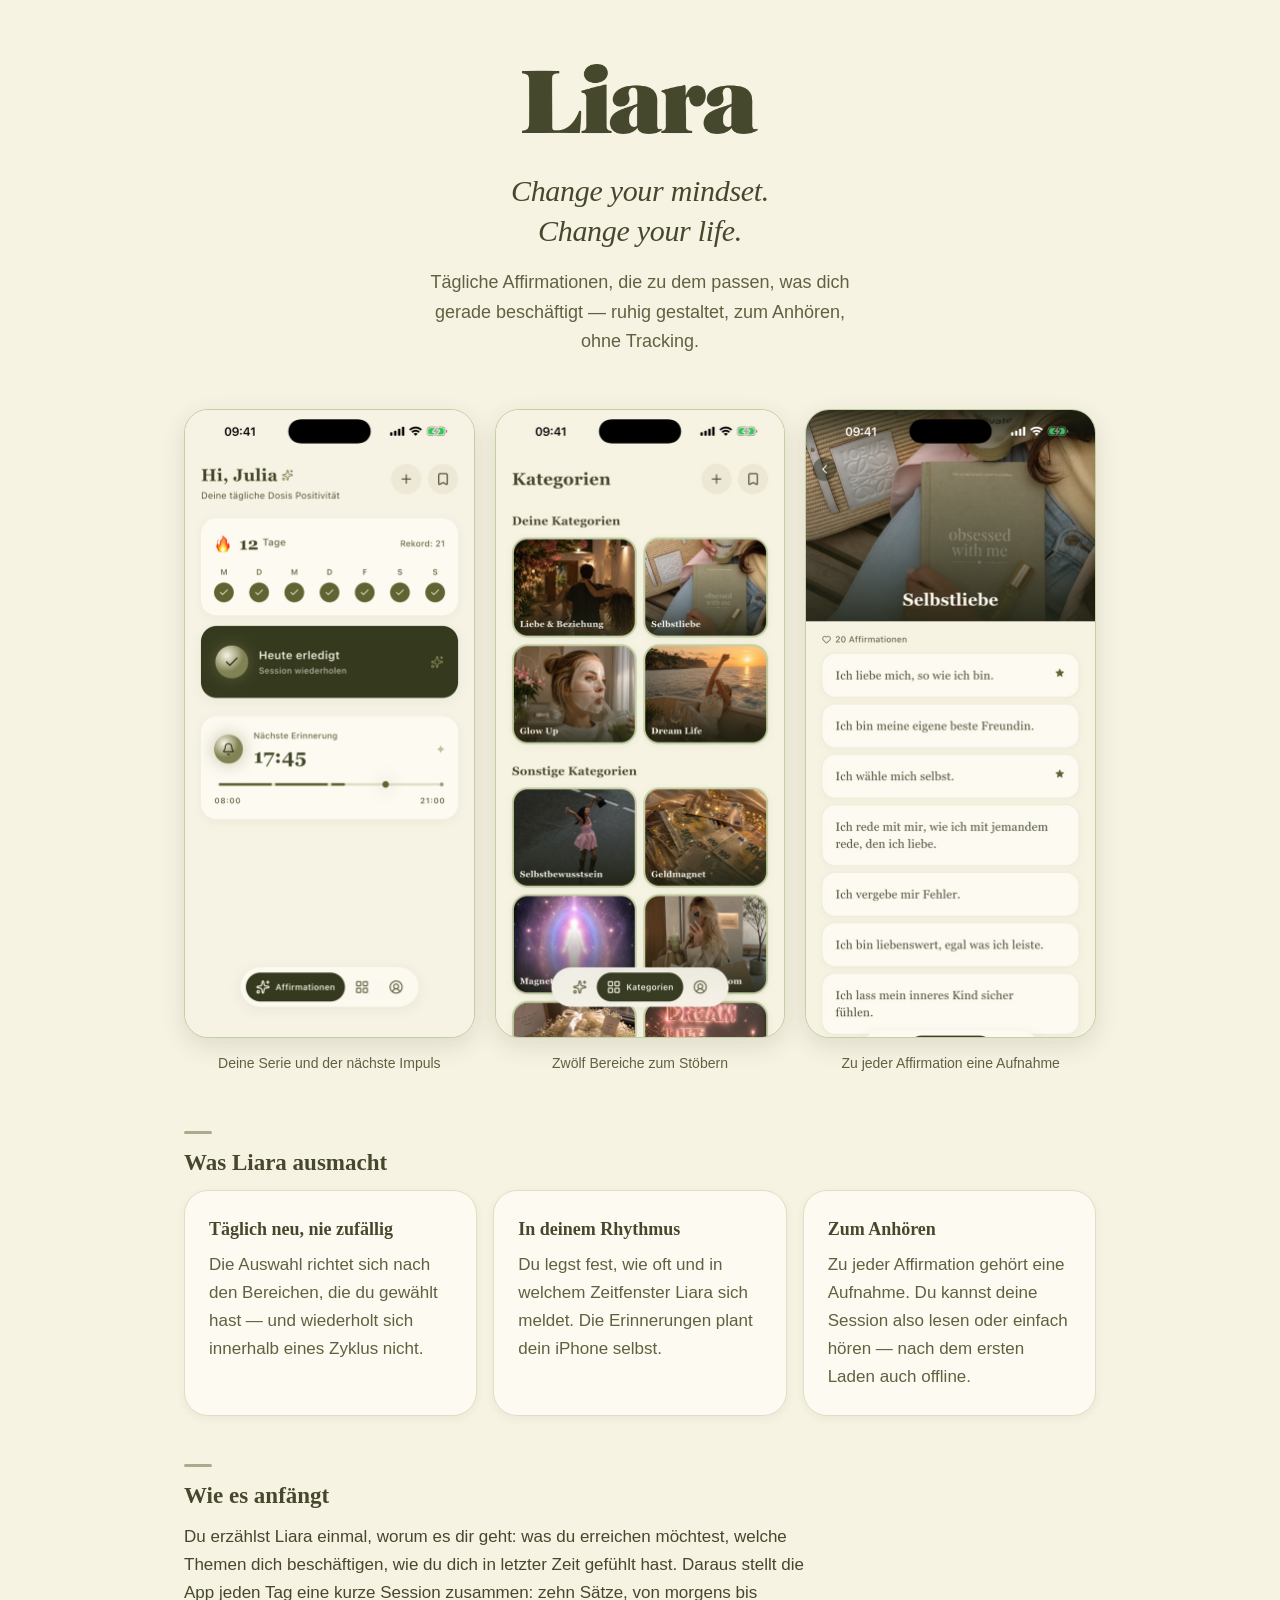
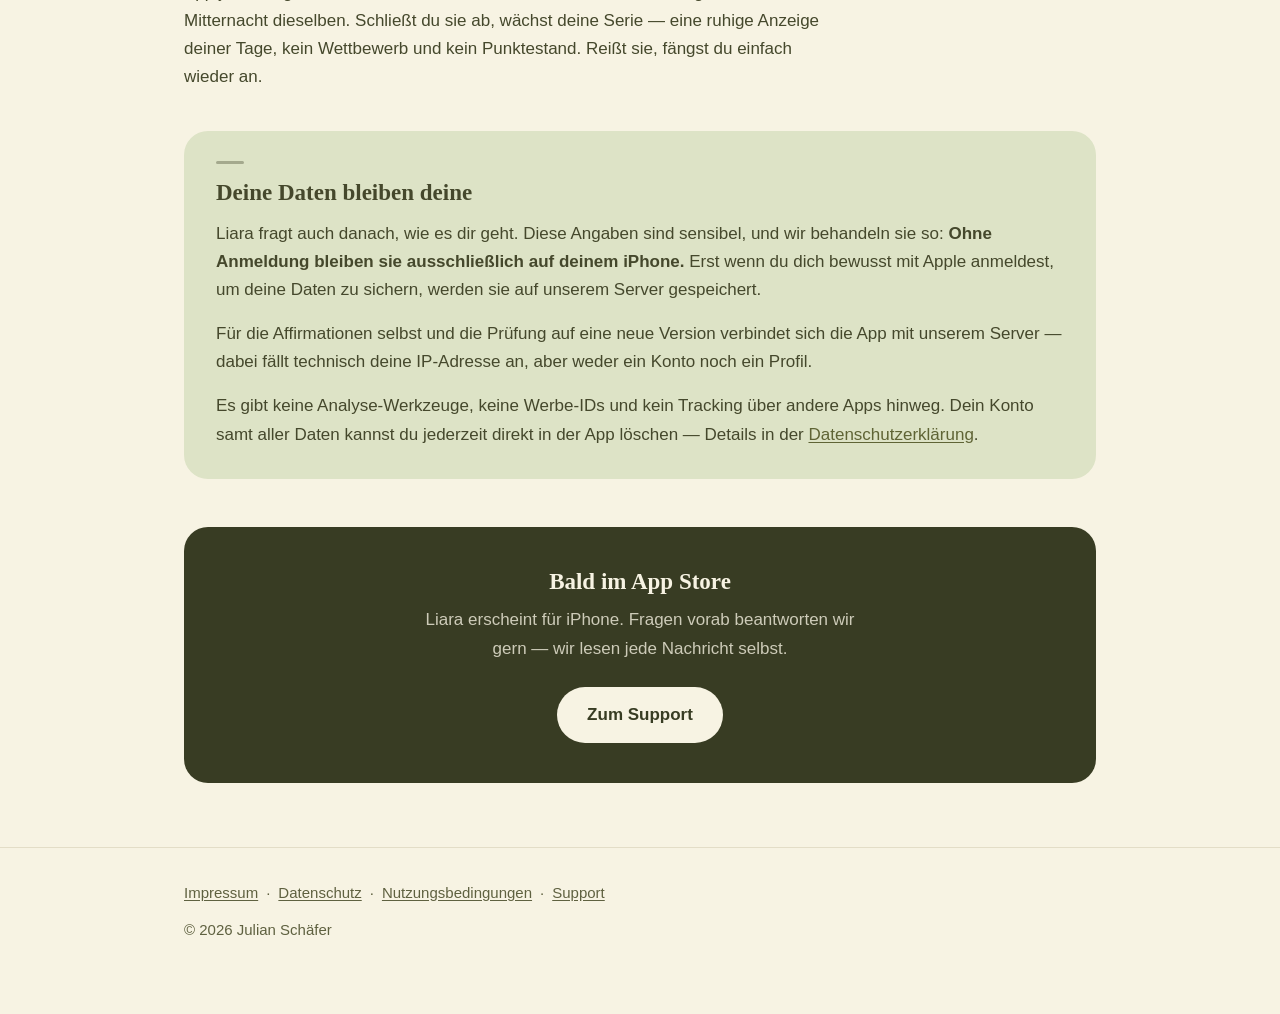
<file: index.html>
<!DOCTYPE html>
<html lang="de">
<head>
<meta charset="utf-8">
<meta name="viewport" content="width=device-width, initial-scale=1">
<title>Liara — Affirmationen für deinen Tag</title>
<meta name="description" content="Liara ist eine App für tägliche Affirmationen: personalisiert, ruhig und ohne Tracking.">
<link rel="icon" href="assets/favicon.png">
<link rel="apple-touch-icon" href="assets/favicon.png">
<meta property="og:type" content="website">
<meta property="og:title" content="Liara — Affirmationen für deinen Tag">
<meta property="og:description" content="Tägliche Affirmationen, die zu dem passen, was dich gerade beschäftigt — ruhig gestaltet, zum Anhören, ohne Tracking.">
<meta property="og:image" content="https://liara-manifestation.com/assets/og-image.png">
<meta property="og:image:width" content="1200">
<meta property="og:image:height" content="630">
<link rel="stylesheet" href="style.css">
</head>
<body>

<main>

  <!-- Hero: Wortmarke wie im Splash, darunter die Tagline aus dem Onboarding -->
  <section class="hero">
    <div class="wrap wrap--wide">
      <img class="hero__mark" src="assets/wordmark.png" width="236" height="70" alt="Liara">
      <h1 class="hero__tagline" lang="en">Change your mindset.<br>Change your life.</h1>
      <p class="hero__sub">
        Tägliche Affirmationen, die zu dem passen, was dich gerade beschäftigt —
        ruhig gestaltet, zum Anhören, ohne Tracking.
      </p>
    </div>
  </section>

  <!-- Produktbilder: echte Screenshots aus der App (iPhone 17 Pro Max, 1320 × 2868),
       Auswahl aus den App-Store-Motiven — Quelle: tools/store_shots -->
  <div class="wrap wrap--wide">
    <div class="shots">
      <figure class="shot">
        <img src="assets/screen-home.png" width="580" height="1260" alt="Die Startseite von Liara: Begrüßung „Hi, Julia“, eine Serie von zwölf Tagen mit abgehakter Woche, die erledigte Session des Tages und die nächste Erinnerung um 17:45 Uhr.">
        <figcaption>Deine Serie und der nächste Impuls</figcaption>
      </figure>
      <figure class="shot">
        <img src="assets/screen-categories.jpg" width="580" height="1260" alt="Der Kategorien-Bereich von Liara als Raster aus Bildkacheln, gegliedert in „Deine Kategorien“ wie Liebe &amp; Beziehung, Selbstliebe, Glow Up und Dream Life und „Sonstige Kategorien“ wie Selbstbewusstsein und Geldmagnet.">
        <figcaption>Zwölf Bereiche zum Stöbern</figcaption>
      </figure>
      <figure class="shot">
        <img src="assets/screen-category.jpg" width="580" height="1260" alt="Die Kategorie Selbstliebe mit Titelbild und einer Liste von Affirmationen, etwa „Ich liebe mich, so wie ich bin.“ und „Ich wähle mich selbst.“, beide mit Stern gespeichert.">
        <figcaption>Zu jeder Affirmation eine Aufnahme</figcaption>
      </figure>
    </div>
  </div>

  <div class="wrap wrap--wide">

    <h2>Was Liara ausmacht</h2>
    <div class="features">
      <article class="card">
        <h3>Täglich neu, nie zufällig</h3>
        <p>
          Die Auswahl richtet sich nach den Bereichen, die du gewählt hast — und
          wiederholt sich innerhalb eines Zyklus nicht.
        </p>
      </article>
      <article class="card">
        <h3>In deinem Rhythmus</h3>
        <p>
          Du legst fest, wie oft und in welchem Zeitfenster Liara sich meldet.
          Die Erinnerungen plant dein iPhone selbst.
        </p>
      </article>
      <article class="card">
        <h3>Zum Anhören</h3>
        <p>
          Zu jeder Affirmation gehört eine Aufnahme. Du kannst deine Session
          also lesen oder einfach hören — nach dem ersten Laden auch offline.
        </p>
      </article>
    </div>

    <h2>Wie es anfängt</h2>
    <p>
      Du erzählst Liara einmal, worum es dir geht: was du erreichen möchtest,
      welche Themen dich beschäftigen, wie du dich in letzter Zeit gefühlt hast.
      Daraus stellt die App jeden Tag eine kurze Session zusammen: zehn Sätze,
      von morgens bis Mitternacht dieselben. Schließt du sie ab, wächst deine
      Serie — eine ruhige Anzeige deiner Tage, kein Wettbewerb und kein
      Punktestand. Reißt sie, fängst du einfach wieder an.
    </p>

    <section class="panel">
      <h2>Deine Daten bleiben deine</h2>
      <p>
        Liara fragt auch danach, wie es dir geht. Diese Angaben sind sensibel,
        und wir behandeln sie so: <strong>Ohne Anmeldung bleiben sie
        ausschließlich auf deinem iPhone.</strong> Erst wenn du dich bewusst mit
        Apple anmeldest, um deine Daten zu sichern, werden sie auf unserem
        Server gespeichert.
      </p>
      <p>
        Für die Affirmationen selbst und die Prüfung auf eine neue Version
        verbindet sich die App mit unserem Server — dabei fällt technisch deine
        IP-Adresse an, aber weder ein Konto noch ein Profil.
      </p>
      <p>
        Es gibt keine Analyse-Werkzeuge, keine Werbe-IDs und kein Tracking über
        andere Apps hinweg. Dein Konto samt aller Daten kannst du jederzeit
        direkt in der App löschen — Details in der
        <a href="datenschutz.html">Datenschutzerklärung</a>.
      </p>
    </section>

    <section class="cta">
      <h2>Bald im App Store</h2>
      <p>
        Liara erscheint für iPhone. Fragen vorab beantworten wir gern — wir
        lesen jede Nachricht selbst.
      </p>
      <a class="btn" href="support.html">Zum Support</a>
    </section>

  </div>
</main>

<footer class="site">
  <div class="wrap wrap--wide">
    <nav>
      <a href="impressum.html">Impressum</a><span class="sep">·</span><a href="datenschutz.html">Datenschutz</a><span class="sep">·</span><a href="nutzungsbedingungen.html">Nutzungsbedingungen</a><span class="sep">·</span><a href="support.html">Support</a>
    </nav>
    <p>© 2026 Julian Schäfer</p>
  </div>
</footer>

</body>
</html>
</file>
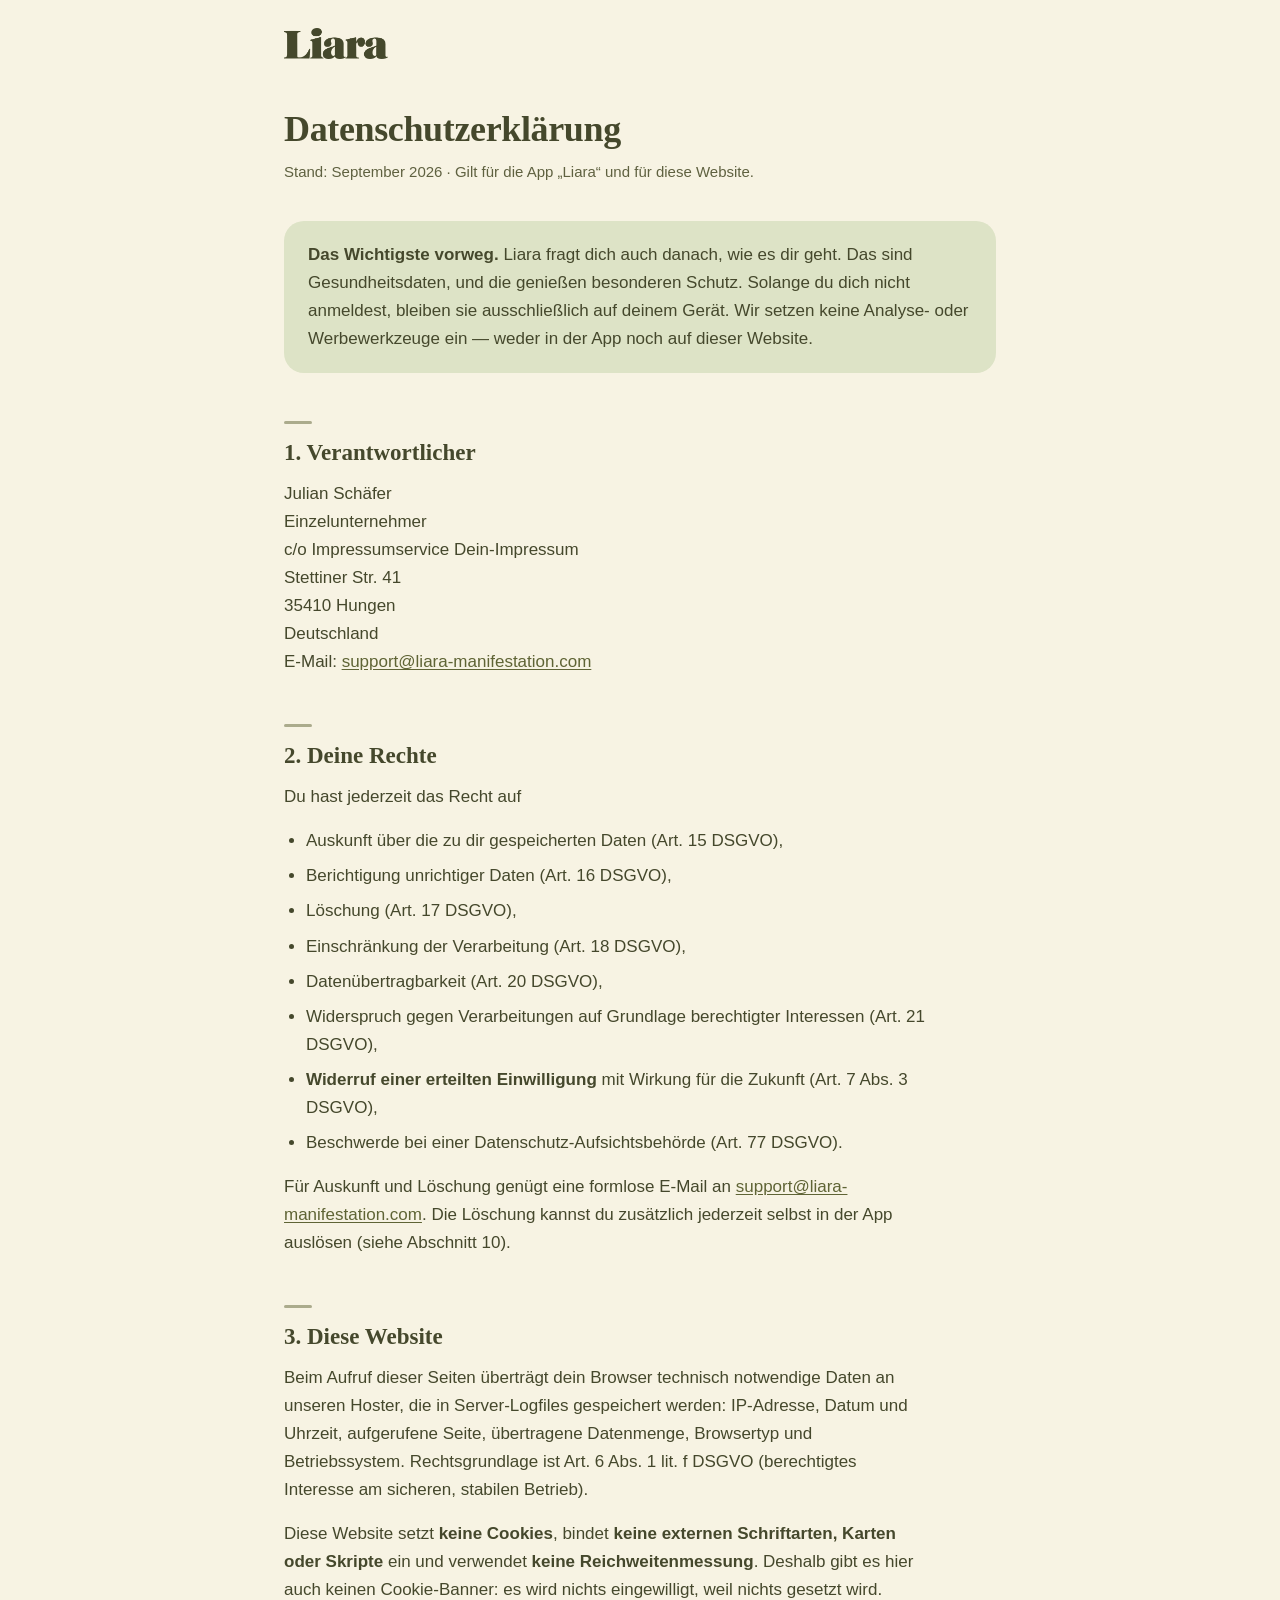
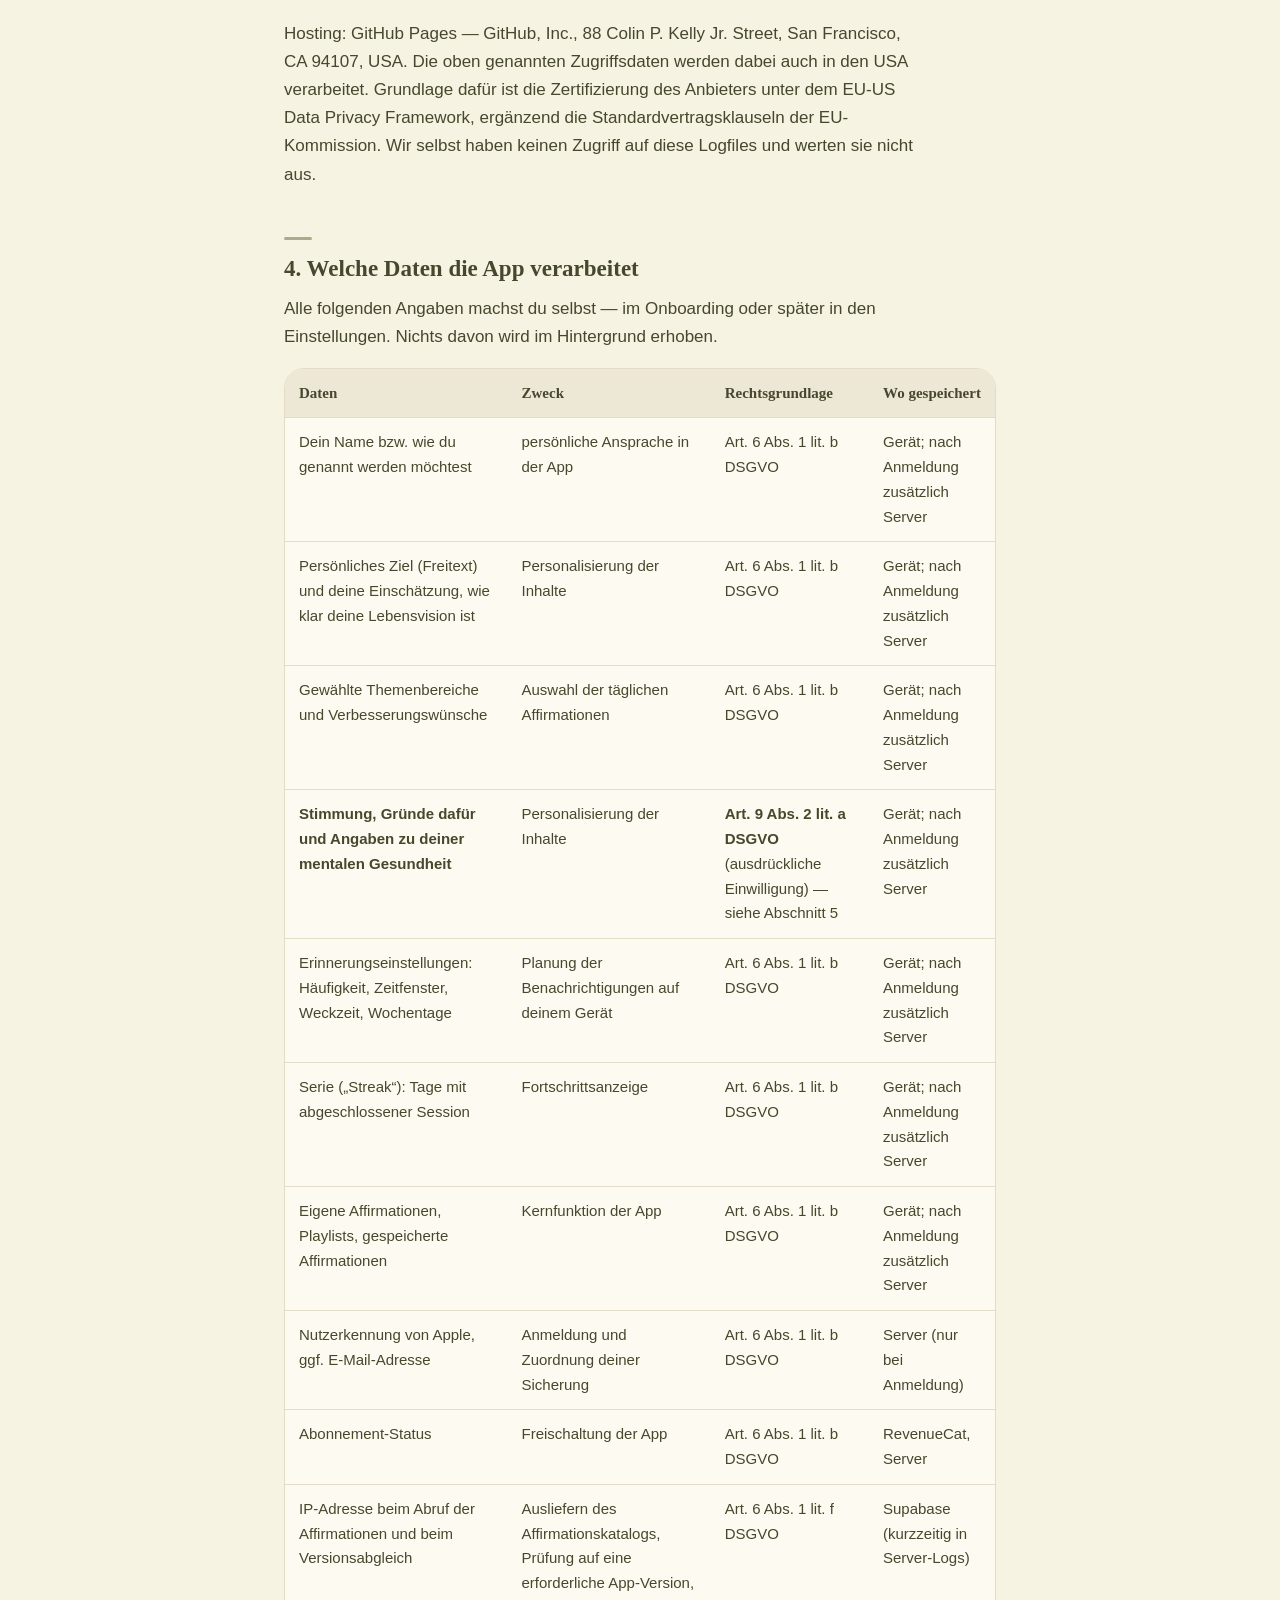
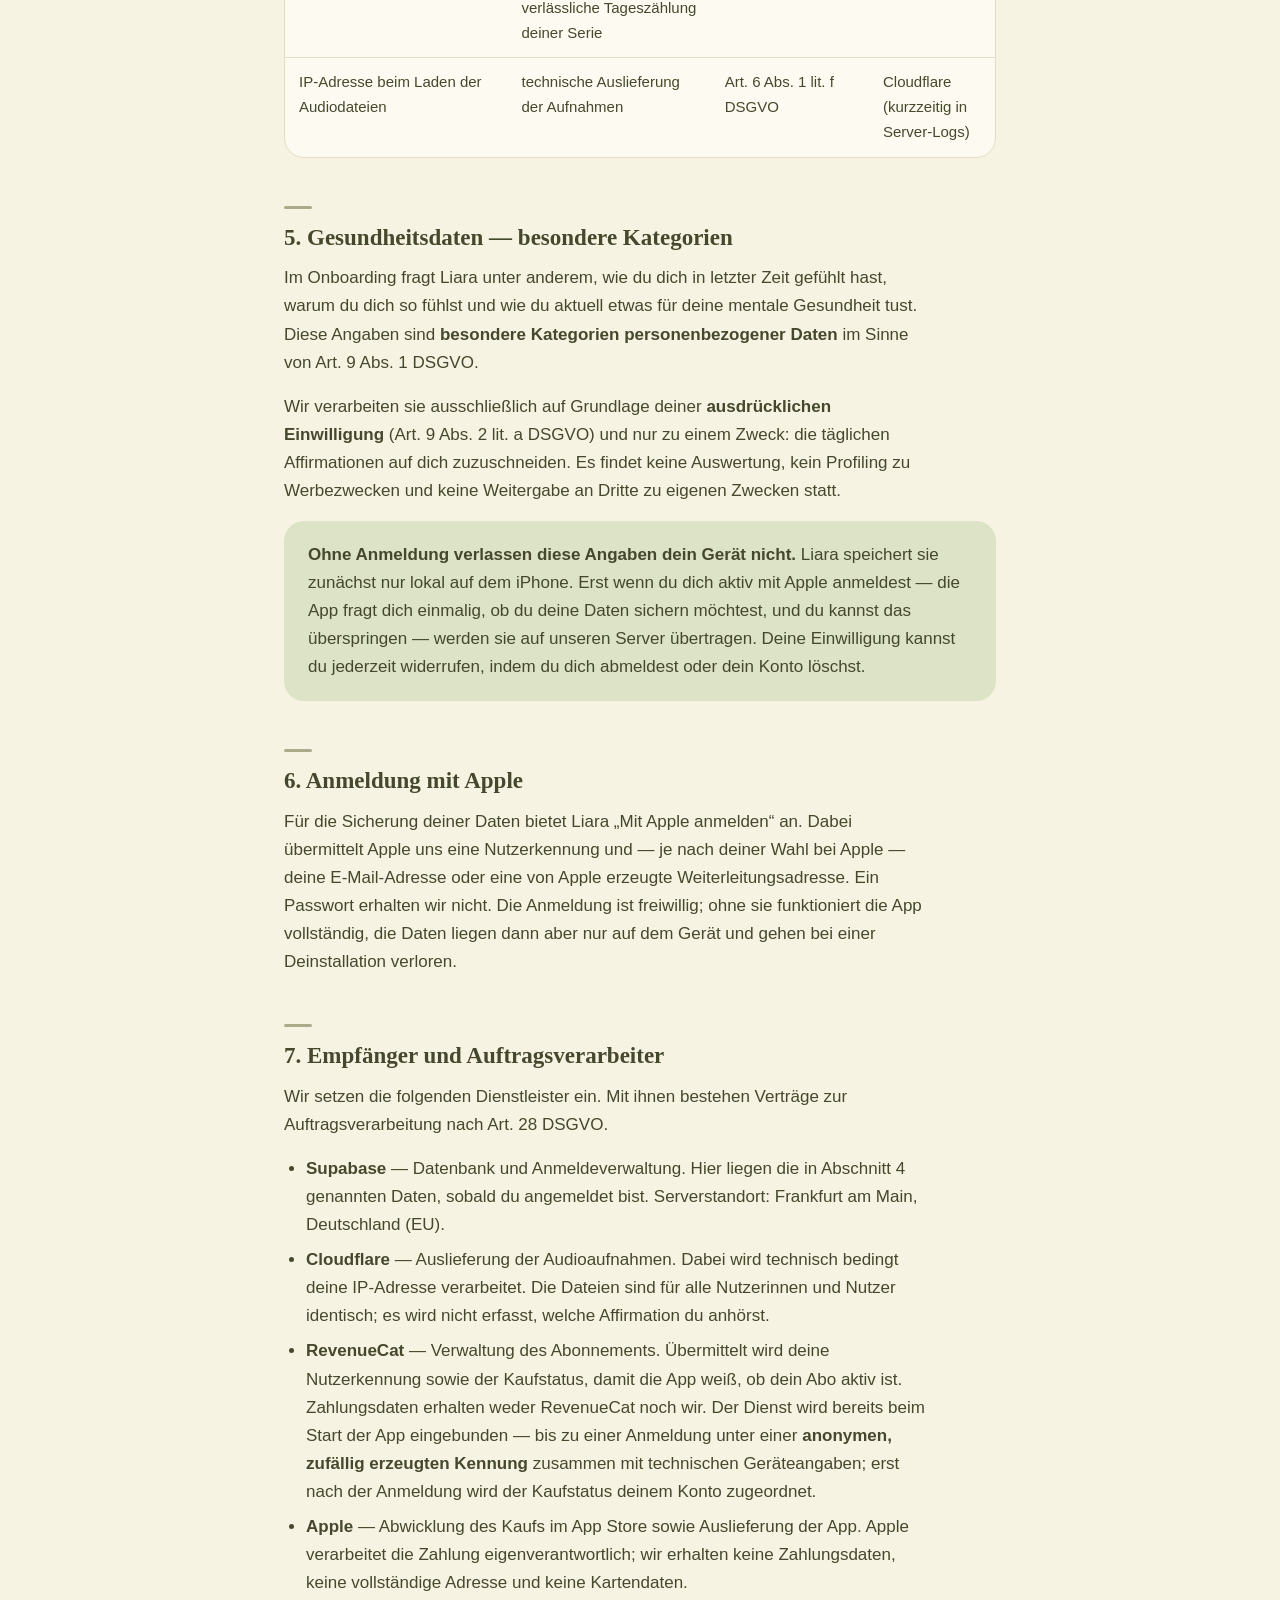
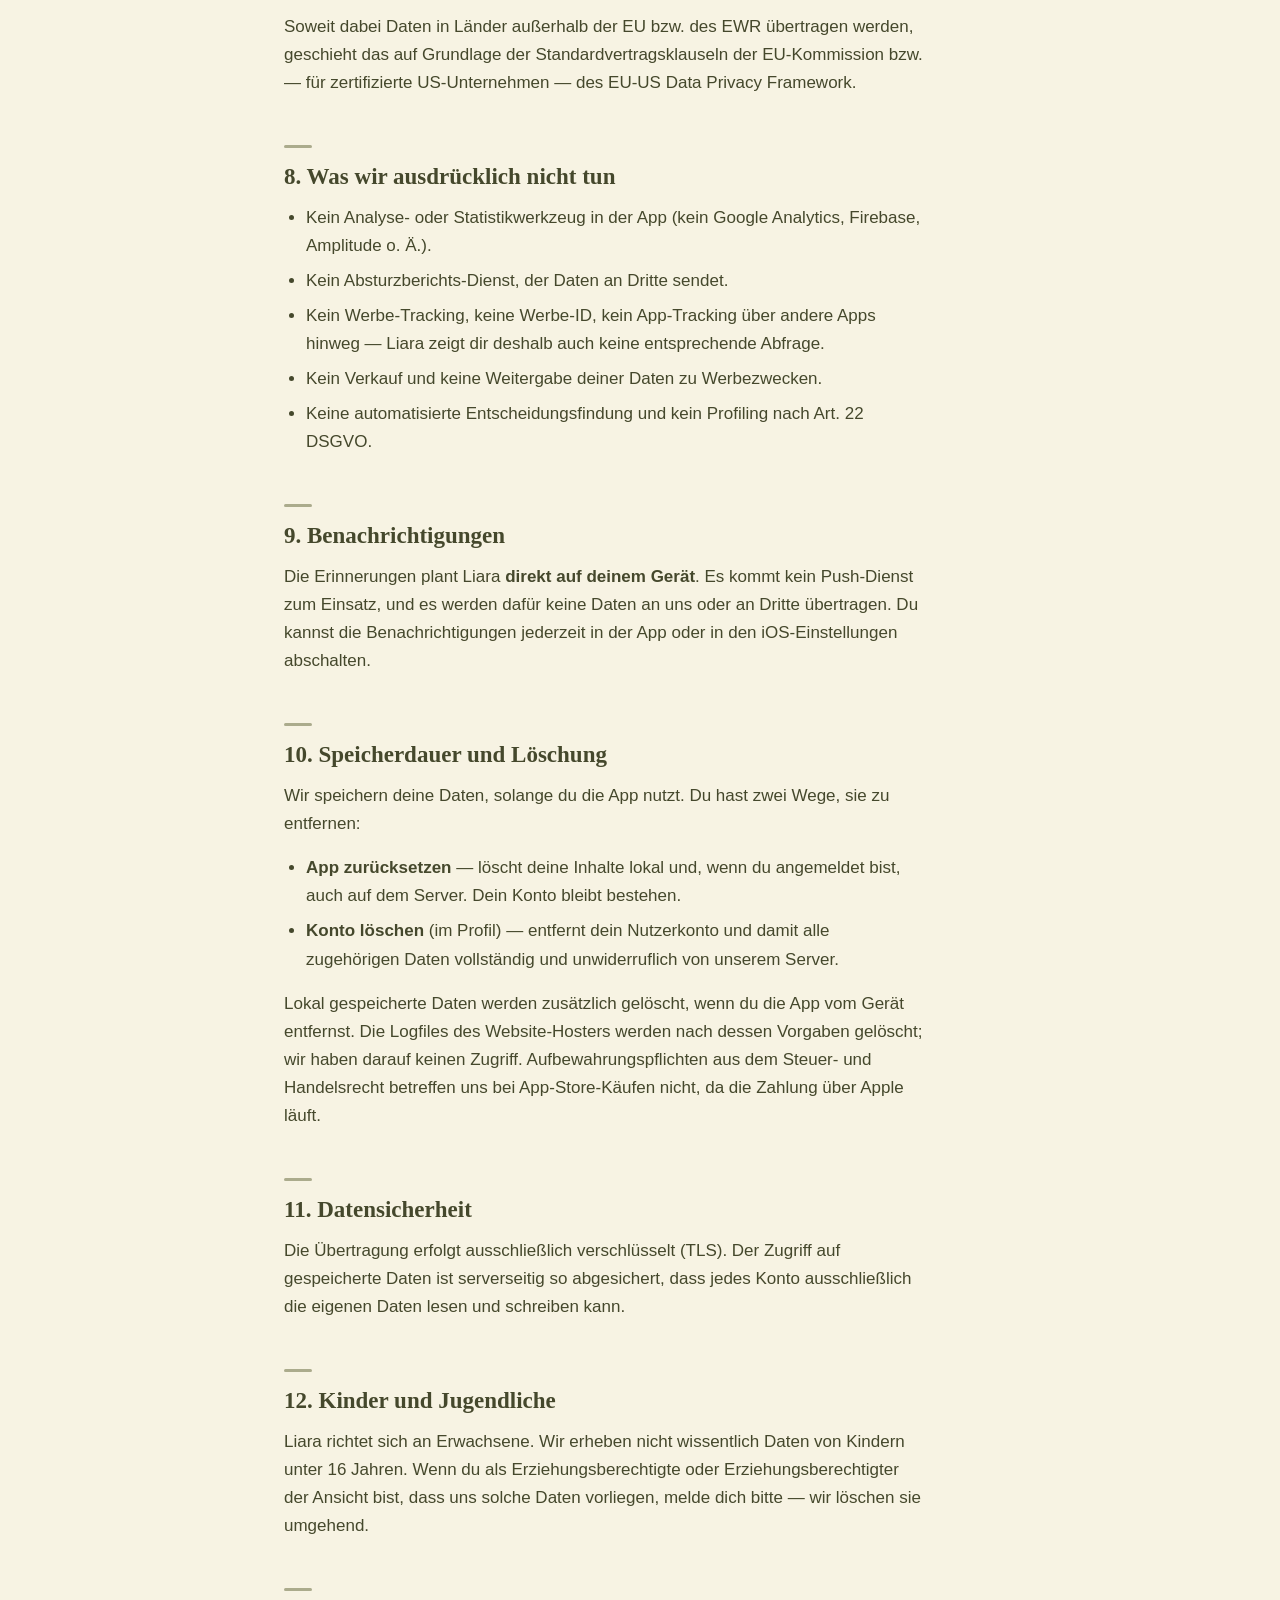
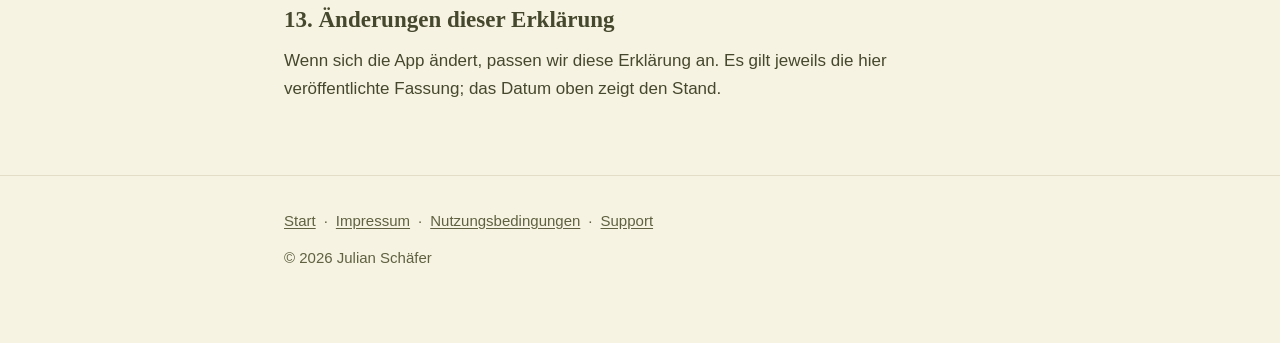
<file: datenschutz.html>
<!DOCTYPE html>
<html lang="de">
<head>
<meta charset="utf-8">
<meta name="viewport" content="width=device-width, initial-scale=1">
<title>Datenschutzerklärung — Liara</title>
<meta name="description" content="Welche Daten Liara verarbeitet — und welche das Gerät nie verlassen.">
<link rel="icon" href="assets/favicon.png">
<link rel="apple-touch-icon" href="assets/favicon.png">
<meta property="og:type" content="website">
<meta property="og:title" content="Datenschutzerklärung — Liara">
<meta property="og:description" content="Welche Daten Liara verarbeitet — und welche das Gerät nie verlassen.">
<meta property="og:image" content="https://liara-manifestation.com/assets/og-image.png">
<meta property="og:image:width" content="1200">
<meta property="og:image:height" content="630">
<link rel="stylesheet" href="style.css">
</head>
<body>

<header class="site">
  <div class="wrap">
    <a class="brand" href="index.html"><img src="assets/wordmark.png" width="104" height="31" alt="Liara"></a>
  </div>
</header>

<main>
  <div class="wrap">

    <h1>Datenschutzerklärung</h1>
    <p class="updated">Stand: September 2026 · Gilt für die App „Liara“ und für diese Website.</p>

    <div class="callout">
      <p>
        <strong>Das Wichtigste vorweg.</strong> Liara fragt dich auch danach, wie
        es dir geht. Das sind Gesundheitsdaten, und die genießen besonderen
        Schutz. Solange du dich nicht anmeldest, bleiben sie ausschließlich auf
        deinem Gerät. Wir setzen keine Analyse- oder Werbewerkzeuge ein — weder
        in der App noch auf dieser Website.
      </p>
    </div>

    <h2>1. Verantwortlicher</h2>
    <address>
      Julian Schäfer<br>
      Einzelunternehmer<br>
      c/o Impressumservice Dein-Impressum<br>
      Stettiner Str. 41<br>
      35410 Hungen<br>
      Deutschland<br>
      E-Mail: <a href="mailto:support@liara-manifestation.com">support@liara-manifestation.com</a>
    </address>

    <h2>2. Deine Rechte</h2>
    <p>Du hast jederzeit das Recht auf</p>
    <ul>
      <li>Auskunft über die zu dir gespeicherten Daten (Art. 15 DSGVO),</li>
      <li>Berichtigung unrichtiger Daten (Art. 16 DSGVO),</li>
      <li>Löschung (Art. 17 DSGVO),</li>
      <li>Einschränkung der Verarbeitung (Art. 18 DSGVO),</li>
      <li>Datenübertragbarkeit (Art. 20 DSGVO),</li>
      <li>Widerspruch gegen Verarbeitungen auf Grundlage berechtigter Interessen (Art. 21 DSGVO),</li>
      <li><strong>Widerruf einer erteilten Einwilligung</strong> mit Wirkung für die Zukunft (Art. 7 Abs. 3 DSGVO),</li>
      <li>Beschwerde bei einer Datenschutz-Aufsichtsbehörde (Art. 77 DSGVO).</li>
    </ul>
    <p>
      Für Auskunft und Löschung genügt eine formlose E-Mail an
      <a href="mailto:support@liara-manifestation.com">support@liara-manifestation.com</a>. Die Löschung
      kannst du zusätzlich jederzeit selbst in der App auslösen (siehe
      Abschnitt 10).
    </p>

    <h2>3. Diese Website</h2>
    <p>
      Beim Aufruf dieser Seiten überträgt dein Browser technisch notwendige
      Daten an unseren Hoster, die in Server-Logfiles gespeichert werden:
      IP-Adresse, Datum und Uhrzeit, aufgerufene Seite, übertragene Datenmenge,
      Browsertyp und Betriebssystem. Rechtsgrundlage ist Art. 6 Abs. 1 lit. f
      DSGVO (berechtigtes Interesse am sicheren, stabilen Betrieb).
    </p>
    <p>
      Diese Website setzt <strong>keine Cookies</strong>, bindet
      <strong>keine externen Schriftarten, Karten oder Skripte</strong> ein und
      verwendet <strong>keine Reichweitenmessung</strong>. Deshalb gibt es hier
      auch keinen Cookie-Banner: es wird nichts eingewilligt, weil nichts
      gesetzt wird.
    </p>
    <p>
      Hosting: GitHub Pages — GitHub, Inc., 88 Colin P. Kelly Jr. Street,
      San Francisco, CA 94107, USA. Die oben genannten Zugriffsdaten werden
      dabei auch in den USA verarbeitet. Grundlage dafür ist die Zertifizierung
      des Anbieters unter dem EU-US Data Privacy Framework, ergänzend die
      Standardvertragsklauseln der EU-Kommission. Wir selbst haben keinen
      Zugriff auf diese Logfiles und werten sie nicht aus.
    </p>

    <h2>4. Welche Daten die App verarbeitet</h2>
    <p>
      Alle folgenden Angaben machst du selbst — im Onboarding oder später in den
      Einstellungen. Nichts davon wird im Hintergrund erhoben.
    </p>

    <div class="table-scroll">
      <table>
        <thead>
          <tr>
            <th>Daten</th>
            <th>Zweck</th>
            <th>Rechtsgrundlage</th>
            <th>Wo gespeichert</th>
          </tr>
        </thead>
        <tbody>
          <tr>
            <td>Dein Name bzw. wie du genannt werden möchtest</td>
            <td>persönliche Ansprache in der App</td>
            <td>Art. 6 Abs. 1 lit. b DSGVO</td>
            <td>Gerät; nach Anmeldung zusätzlich Server</td>
          </tr>
          <tr>
            <td>Persönliches Ziel (Freitext) und deine Einschätzung, wie klar deine Lebensvision ist</td>
            <td>Personalisierung der Inhalte</td>
            <td>Art. 6 Abs. 1 lit. b DSGVO</td>
            <td>Gerät; nach Anmeldung zusätzlich Server</td>
          </tr>
          <tr>
            <td>Gewählte Themenbereiche und Verbesserungswünsche</td>
            <td>Auswahl der täglichen Affirmationen</td>
            <td>Art. 6 Abs. 1 lit. b DSGVO</td>
            <td>Gerät; nach Anmeldung zusätzlich Server</td>
          </tr>
          <tr>
            <td><strong>Stimmung, Gründe dafür und Angaben zu deiner mentalen Gesundheit</strong></td>
            <td>Personalisierung der Inhalte</td>
            <td><strong>Art. 9 Abs. 2 lit. a DSGVO</strong> (ausdrückliche Einwilligung) — siehe Abschnitt 5</td>
            <td>Gerät; nach Anmeldung zusätzlich Server</td>
          </tr>
          <tr>
            <td>Erinnerungseinstellungen: Häufigkeit, Zeitfenster, Weckzeit, Wochentage</td>
            <td>Planung der Benachrichtigungen auf deinem Gerät</td>
            <td>Art. 6 Abs. 1 lit. b DSGVO</td>
            <td>Gerät; nach Anmeldung zusätzlich Server</td>
          </tr>
          <tr>
            <td>Serie („Streak“): Tage mit abgeschlossener Session</td>
            <td>Fortschrittsanzeige</td>
            <td>Art. 6 Abs. 1 lit. b DSGVO</td>
            <td>Gerät; nach Anmeldung zusätzlich Server</td>
          </tr>
          <tr>
            <td>Eigene Affirmationen, Playlists, gespeicherte Affirmationen</td>
            <td>Kernfunktion der App</td>
            <td>Art. 6 Abs. 1 lit. b DSGVO</td>
            <td>Gerät; nach Anmeldung zusätzlich Server</td>
          </tr>
          <tr>
            <td>Nutzerkennung von Apple, ggf. E-Mail-Adresse</td>
            <td>Anmeldung und Zuordnung deiner Sicherung</td>
            <td>Art. 6 Abs. 1 lit. b DSGVO</td>
            <td>Server (nur bei Anmeldung)</td>
          </tr>
          <tr>
            <td>Abonnement-Status</td>
            <td>Freischaltung der App</td>
            <td>Art. 6 Abs. 1 lit. b DSGVO</td>
            <td>RevenueCat, Server</td>
          </tr>
          <tr>
            <td>IP-Adresse beim Abruf der Affirmationen und beim Versionsabgleich</td>
            <td>Ausliefern des Affirmationskatalogs, Prüfung auf eine erforderliche App-Version, verlässliche Tageszählung deiner Serie</td>
            <td>Art. 6 Abs. 1 lit. f DSGVO</td>
            <td>Supabase (kurzzeitig in Server-Logs)</td>
          </tr>
          <tr>
            <td>IP-Adresse beim Laden der Audiodateien</td>
            <td>technische Auslieferung der Aufnahmen</td>
            <td>Art. 6 Abs. 1 lit. f DSGVO</td>
            <td>Cloudflare (kurzzeitig in Server-Logs)</td>
          </tr>
        </tbody>
      </table>
    </div>

    <h2>5. Gesundheitsdaten — besondere Kategorien</h2>
    <p>
      Im Onboarding fragt Liara unter anderem, wie du dich in letzter Zeit
      gefühlt hast, warum du dich so fühlst und wie du aktuell etwas für deine
      mentale Gesundheit tust. Diese Angaben sind <strong>besondere Kategorien
      personenbezogener Daten</strong> im Sinne von Art. 9 Abs. 1 DSGVO.
    </p>
    <p>
      Wir verarbeiten sie ausschließlich auf Grundlage deiner
      <strong>ausdrücklichen Einwilligung</strong> (Art. 9 Abs. 2 lit. a DSGVO)
      und nur zu einem Zweck: die täglichen Affirmationen auf dich
      zuzuschneiden. Es findet keine Auswertung, kein Profiling zu Werbezwecken
      und keine Weitergabe an Dritte zu eigenen Zwecken statt.
    </p>
    <div class="callout">
      <p>
        <strong>Ohne Anmeldung verlassen diese Angaben dein Gerät nicht.</strong>
        Liara speichert sie zunächst nur lokal auf dem iPhone. Erst wenn du dich
        aktiv mit Apple anmeldest — die App fragt dich einmalig, ob du deine
        Daten sichern möchtest, und du kannst das überspringen — werden sie auf
        unseren Server übertragen. Deine Einwilligung kannst du jederzeit
        widerrufen, indem du dich abmeldest oder dein Konto löschst.
      </p>
    </div>

    <h2>6. Anmeldung mit Apple</h2>
    <p>
      Für die Sicherung deiner Daten bietet Liara „Mit Apple anmelden“ an. Dabei
      übermittelt Apple uns eine Nutzerkennung und — je nach deiner Wahl bei
      Apple — deine E-Mail-Adresse oder eine von Apple erzeugte
      Weiterleitungsadresse. Ein Passwort erhalten wir nicht. Die Anmeldung ist
      freiwillig; ohne sie funktioniert die App vollständig, die Daten liegen
      dann aber nur auf dem Gerät und gehen bei einer Deinstallation verloren.
    </p>

    <h2>7. Empfänger und Auftragsverarbeiter</h2>
    <p>
      Wir setzen die folgenden Dienstleister ein. Mit ihnen bestehen Verträge
      zur Auftragsverarbeitung nach Art. 28 DSGVO.
    </p>
    <ul>
      <li>
        <strong>Supabase</strong> — Datenbank und Anmeldeverwaltung. Hier liegen
        die in Abschnitt 4 genannten Daten, sobald du angemeldet bist.
        Serverstandort: Frankfurt am Main, Deutschland (EU).
      </li>
      <li>
        <strong>Cloudflare</strong> — Auslieferung der Audioaufnahmen. Dabei
        wird technisch bedingt deine IP-Adresse verarbeitet. Die Dateien sind
        für alle Nutzerinnen und Nutzer identisch; es wird nicht erfasst, welche
        Affirmation du anhörst.
      </li>
      <li>
        <strong>RevenueCat</strong> — Verwaltung des Abonnements. Übermittelt
        wird deine Nutzerkennung sowie der Kaufstatus, damit die App weiß, ob
        dein Abo aktiv ist. Zahlungsdaten erhalten weder RevenueCat noch wir.
        Der Dienst wird bereits beim Start der App eingebunden — bis zu einer
        Anmeldung unter einer <strong>anonymen, zufällig erzeugten Kennung</strong>
        zusammen mit technischen Geräteangaben; erst nach der Anmeldung wird der
        Kaufstatus deinem Konto zugeordnet.
      </li>
      <li>
        <strong>Apple</strong> — Abwicklung des Kaufs im App Store sowie
        Auslieferung der App. Apple verarbeitet die Zahlung eigenverantwortlich;
        wir erhalten keine Zahlungsdaten, keine vollständige Adresse und keine
        Kartendaten.
      </li>
    </ul>
    <p>
      Soweit dabei Daten in Länder außerhalb der EU bzw. des EWR übertragen
      werden, geschieht das auf Grundlage der Standardvertragsklauseln der
      EU-Kommission bzw. — für zertifizierte US-Unternehmen — des EU-US Data
      Privacy Framework.
    </p>

    <h2>8. Was wir ausdrücklich nicht tun</h2>
    <ul>
      <li>Kein Analyse- oder Statistikwerkzeug in der App (kein Google Analytics, Firebase, Amplitude o. Ä.).</li>
      <li>Kein Absturzberichts-Dienst, der Daten an Dritte sendet.</li>
      <li>Kein Werbe-Tracking, keine Werbe-ID, kein App-Tracking über andere Apps hinweg — Liara zeigt dir deshalb auch keine entsprechende Abfrage.</li>
      <li>Kein Verkauf und keine Weitergabe deiner Daten zu Werbezwecken.</li>
      <li>Keine automatisierte Entscheidungsfindung und kein Profiling nach Art. 22 DSGVO.</li>
    </ul>

    <h2>9. Benachrichtigungen</h2>
    <p>
      Die Erinnerungen plant Liara <strong>direkt auf deinem Gerät</strong>. Es
      kommt kein Push-Dienst zum Einsatz, und es werden dafür keine Daten an uns
      oder an Dritte übertragen. Du kannst die Benachrichtigungen jederzeit in
      der App oder in den iOS-Einstellungen abschalten.
    </p>

    <h2>10. Speicherdauer und Löschung</h2>
    <p>
      Wir speichern deine Daten, solange du die App nutzt. Du hast zwei Wege,
      sie zu entfernen:
    </p>
    <ul>
      <li>
        <strong>App zurücksetzen</strong> — löscht deine Inhalte lokal und, wenn
        du angemeldet bist, auch auf dem Server. Dein Konto bleibt bestehen.
      </li>
      <li>
        <strong>Konto löschen</strong> (im Profil) — entfernt dein Nutzerkonto
        und damit alle zugehörigen Daten vollständig und unwiderruflich von
        unserem Server.
      </li>
    </ul>
    <p>
      Lokal gespeicherte Daten werden zusätzlich gelöscht, wenn du die App vom
      Gerät entfernst. Die Logfiles des Website-Hosters werden nach dessen
      Vorgaben gelöscht; wir haben darauf keinen Zugriff.
      Aufbewahrungspflichten aus dem Steuer- und Handelsrecht betreffen uns bei
      App-Store-Käufen nicht, da die Zahlung über Apple läuft.
    </p>

    <h2>11. Datensicherheit</h2>
    <p>
      Die Übertragung erfolgt ausschließlich verschlüsselt (TLS). Der Zugriff auf
      gespeicherte Daten ist serverseitig so abgesichert, dass jedes Konto
      ausschließlich die eigenen Daten lesen und schreiben kann.
    </p>

    <h2>12. Kinder und Jugendliche</h2>
    <p>
      Liara richtet sich an Erwachsene. Wir erheben nicht wissentlich Daten von
      Kindern unter 16 Jahren. Wenn du als Erziehungsberechtigte oder
      Erziehungsberechtigter der Ansicht bist, dass uns solche Daten vorliegen,
      melde dich bitte — wir löschen sie umgehend.
    </p>

    <h2>13. Änderungen dieser Erklärung</h2>
    <p>
      Wenn sich die App ändert, passen wir diese Erklärung an. Es gilt jeweils
      die hier veröffentlichte Fassung; das Datum oben zeigt den Stand.
    </p>

  </div>
</main>

<footer class="site">
  <div class="wrap">
    <nav>
      <a href="index.html">Start</a><span class="sep">·</span><a href="impressum.html">Impressum</a><span class="sep">·</span><a href="nutzungsbedingungen.html">Nutzungsbedingungen</a><span class="sep">·</span><a href="support.html">Support</a>
    </nav>
    <p>© 2026 Julian Schäfer</p>
  </div>
</footer>

</body>
</html>
</file>
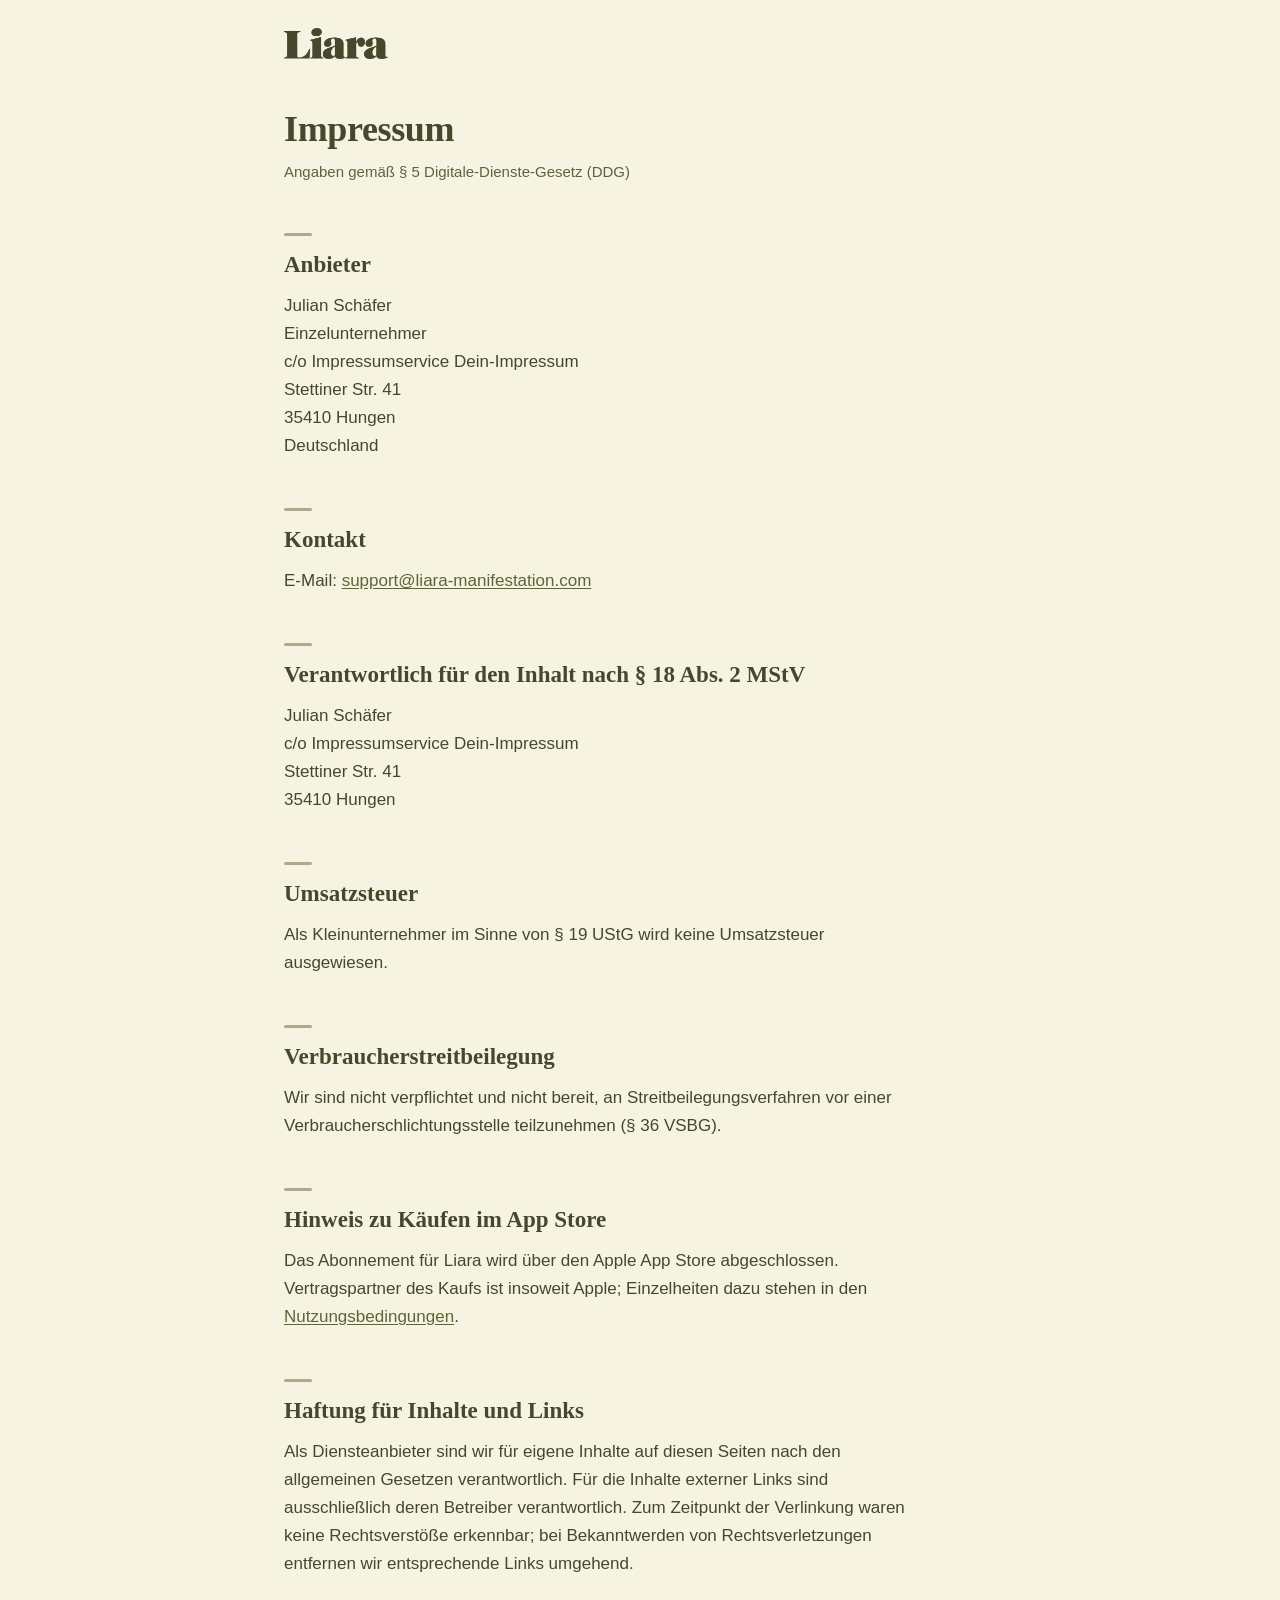
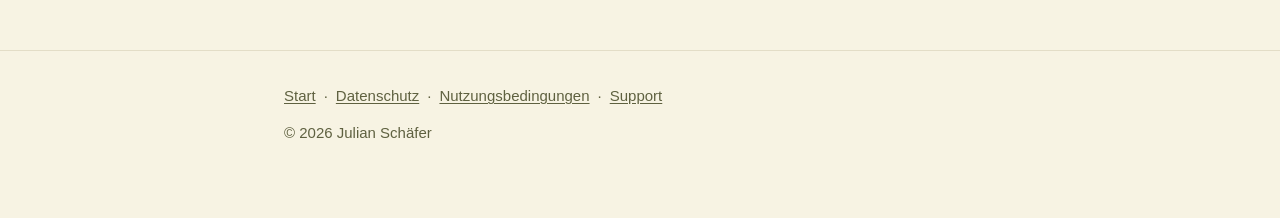
<file: impressum.html>
<!DOCTYPE html>
<html lang="de">
<head>
<meta charset="utf-8">
<meta name="viewport" content="width=device-width, initial-scale=1">
<title>Impressum — Liara</title>
<meta name="robots" content="index, follow">
<link rel="icon" href="assets/favicon.png">
<link rel="apple-touch-icon" href="assets/favicon.png">
<meta property="og:type" content="website">
<meta property="og:title" content="Impressum — Liara">
<meta property="og:description" content="Anbieterkennzeichnung nach § 5 DDG für die App Liara.">
<meta property="og:image" content="https://liara-manifestation.com/assets/og-image.png">
<meta property="og:image:width" content="1200">
<meta property="og:image:height" content="630">
<link rel="stylesheet" href="style.css">
</head>
<body>

<header class="site">
  <div class="wrap">
    <a class="brand" href="index.html"><img src="assets/wordmark.png" width="104" height="31" alt="Liara"></a>
  </div>
</header>

<main>
  <div class="wrap">

    <h1>Impressum</h1>
    <p class="updated">Angaben gemäß § 5 Digitale-Dienste-Gesetz (DDG)</p>

    <h2>Anbieter</h2>
    <address>
      Julian Schäfer<br>
      Einzelunternehmer<br>
      c/o Impressumservice Dein-Impressum<br>
      Stettiner Str. 41<br>
      35410 Hungen<br>
      Deutschland
    </address>

    <h2>Kontakt</h2>
    <p>
      E-Mail: <a href="mailto:support@liara-manifestation.com">support@liara-manifestation.com</a>
    </p>

    <h2>Verantwortlich für den Inhalt nach § 18 Abs. 2 MStV</h2>
    <address>
      Julian Schäfer<br>
      c/o Impressumservice Dein-Impressum<br>
      Stettiner Str. 41<br>
      35410 Hungen
    </address>

    <h2>Umsatzsteuer</h2>
    <p>
      Als Kleinunternehmer im Sinne von § 19 UStG wird keine Umsatzsteuer
      ausgewiesen.
    </p>

    <h2>Verbraucherstreitbeilegung</h2>
    <p>
      Wir sind nicht verpflichtet und nicht bereit, an Streitbeilegungsverfahren
      vor einer Verbraucherschlichtungsstelle teilzunehmen (§ 36 VSBG).
    </p>

    <h2>Hinweis zu Käufen im App Store</h2>
    <p>
      Das Abonnement für Liara wird über den Apple App Store abgeschlossen.
      Vertragspartner des Kaufs ist insoweit Apple; Einzelheiten dazu stehen in
      den <a href="nutzungsbedingungen.html">Nutzungsbedingungen</a>.
    </p>

    <h2>Haftung für Inhalte und Links</h2>
    <p>
      Als Diensteanbieter sind wir für eigene Inhalte auf diesen Seiten nach den
      allgemeinen Gesetzen verantwortlich. Für die Inhalte externer Links sind
      ausschließlich deren Betreiber verantwortlich. Zum Zeitpunkt der
      Verlinkung waren keine Rechtsverstöße erkennbar; bei Bekanntwerden von
      Rechtsverletzungen entfernen wir entsprechende Links umgehend.
    </p>

  </div>
</main>

<footer class="site">
  <div class="wrap">
    <nav>
      <a href="index.html">Start</a><span class="sep">·</span><a href="datenschutz.html">Datenschutz</a><span class="sep">·</span><a href="nutzungsbedingungen.html">Nutzungsbedingungen</a><span class="sep">·</span><a href="support.html">Support</a>
    </nav>
    <p>© 2026 Julian Schäfer</p>
  </div>
</footer>

</body>
</html>
</file>
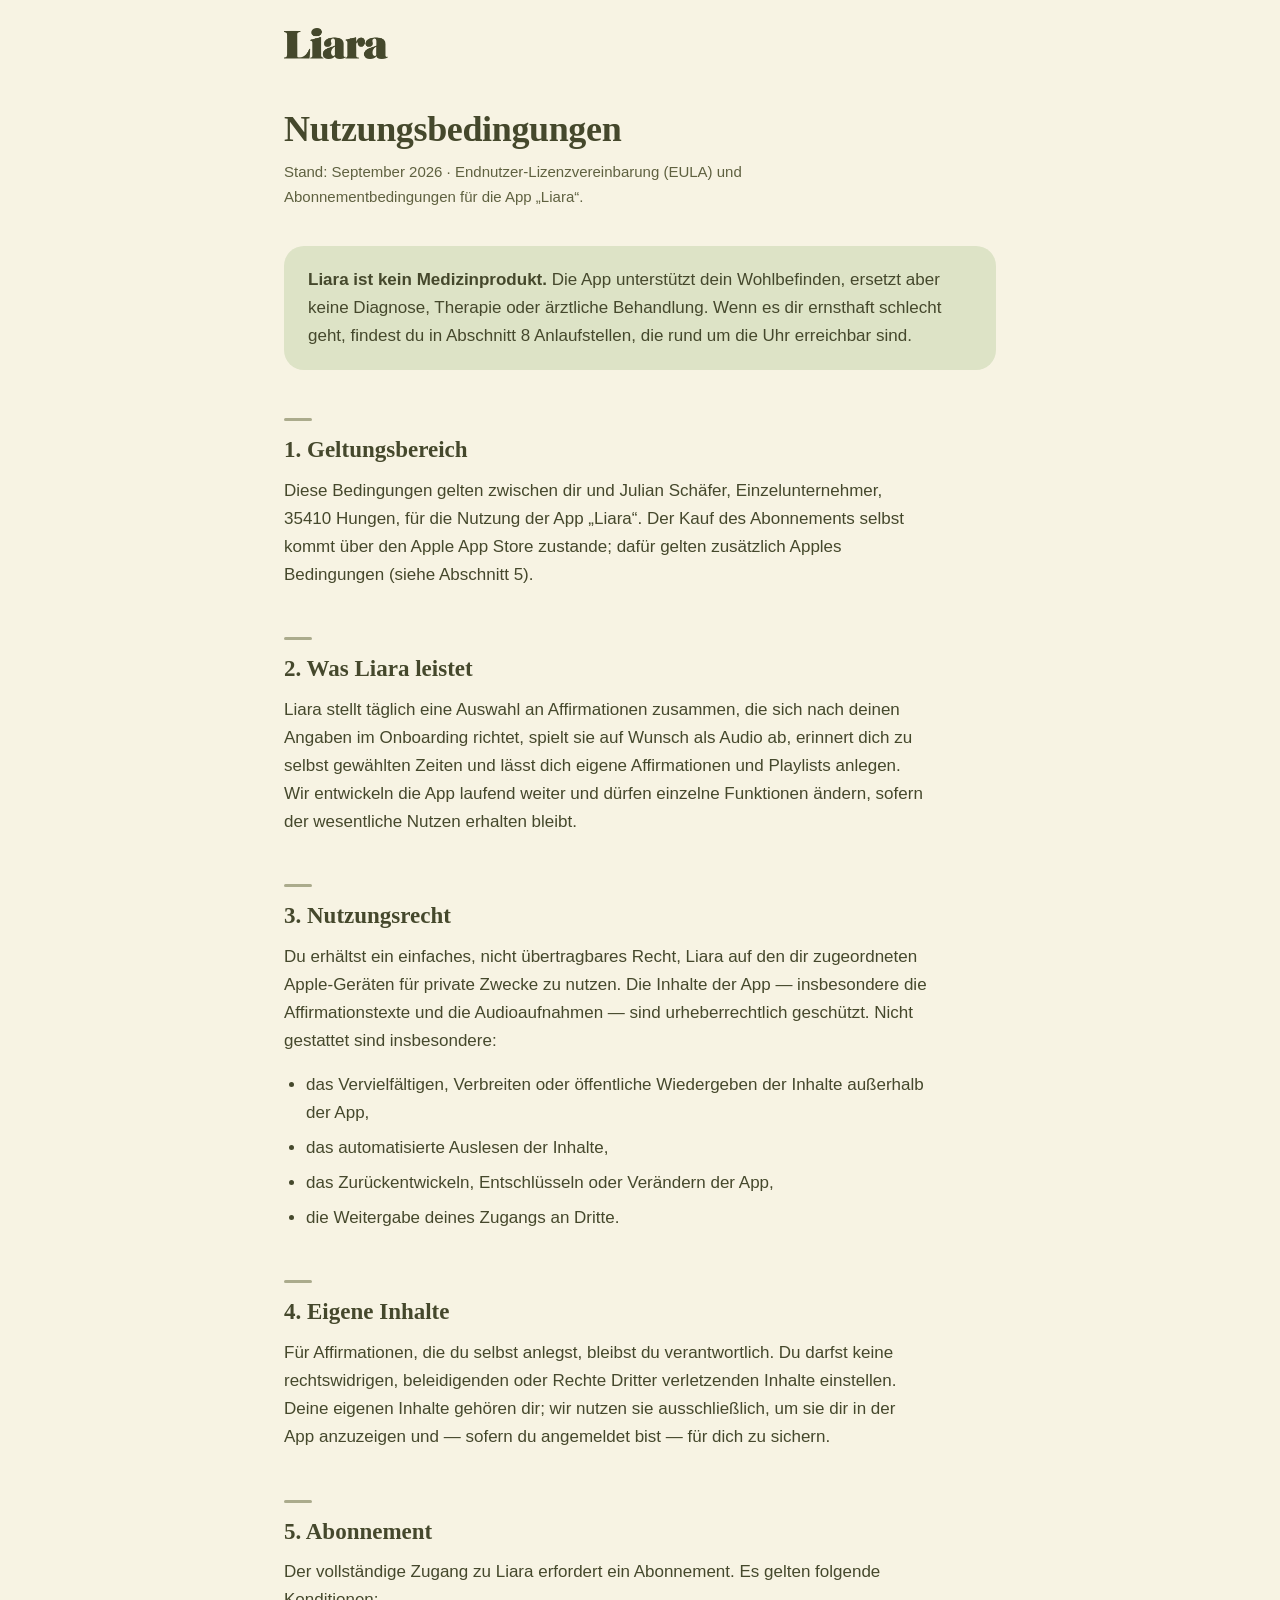
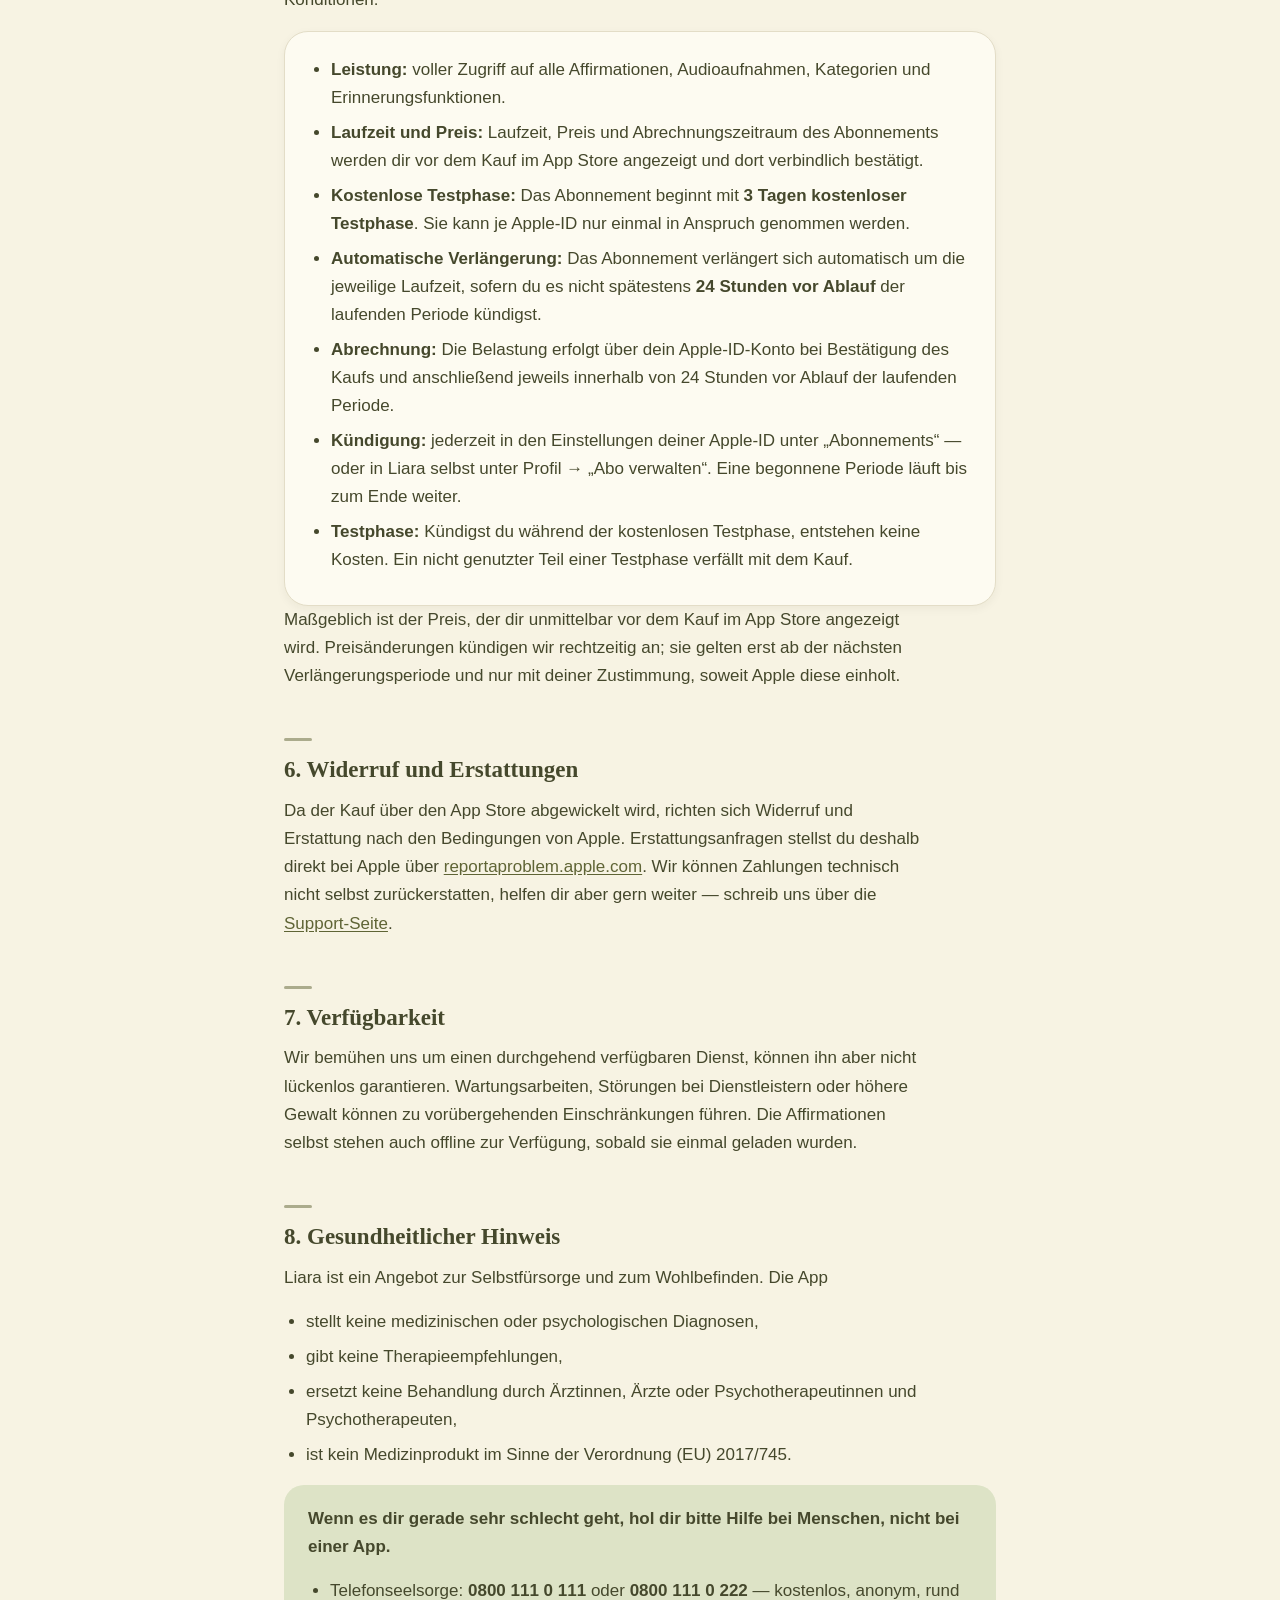
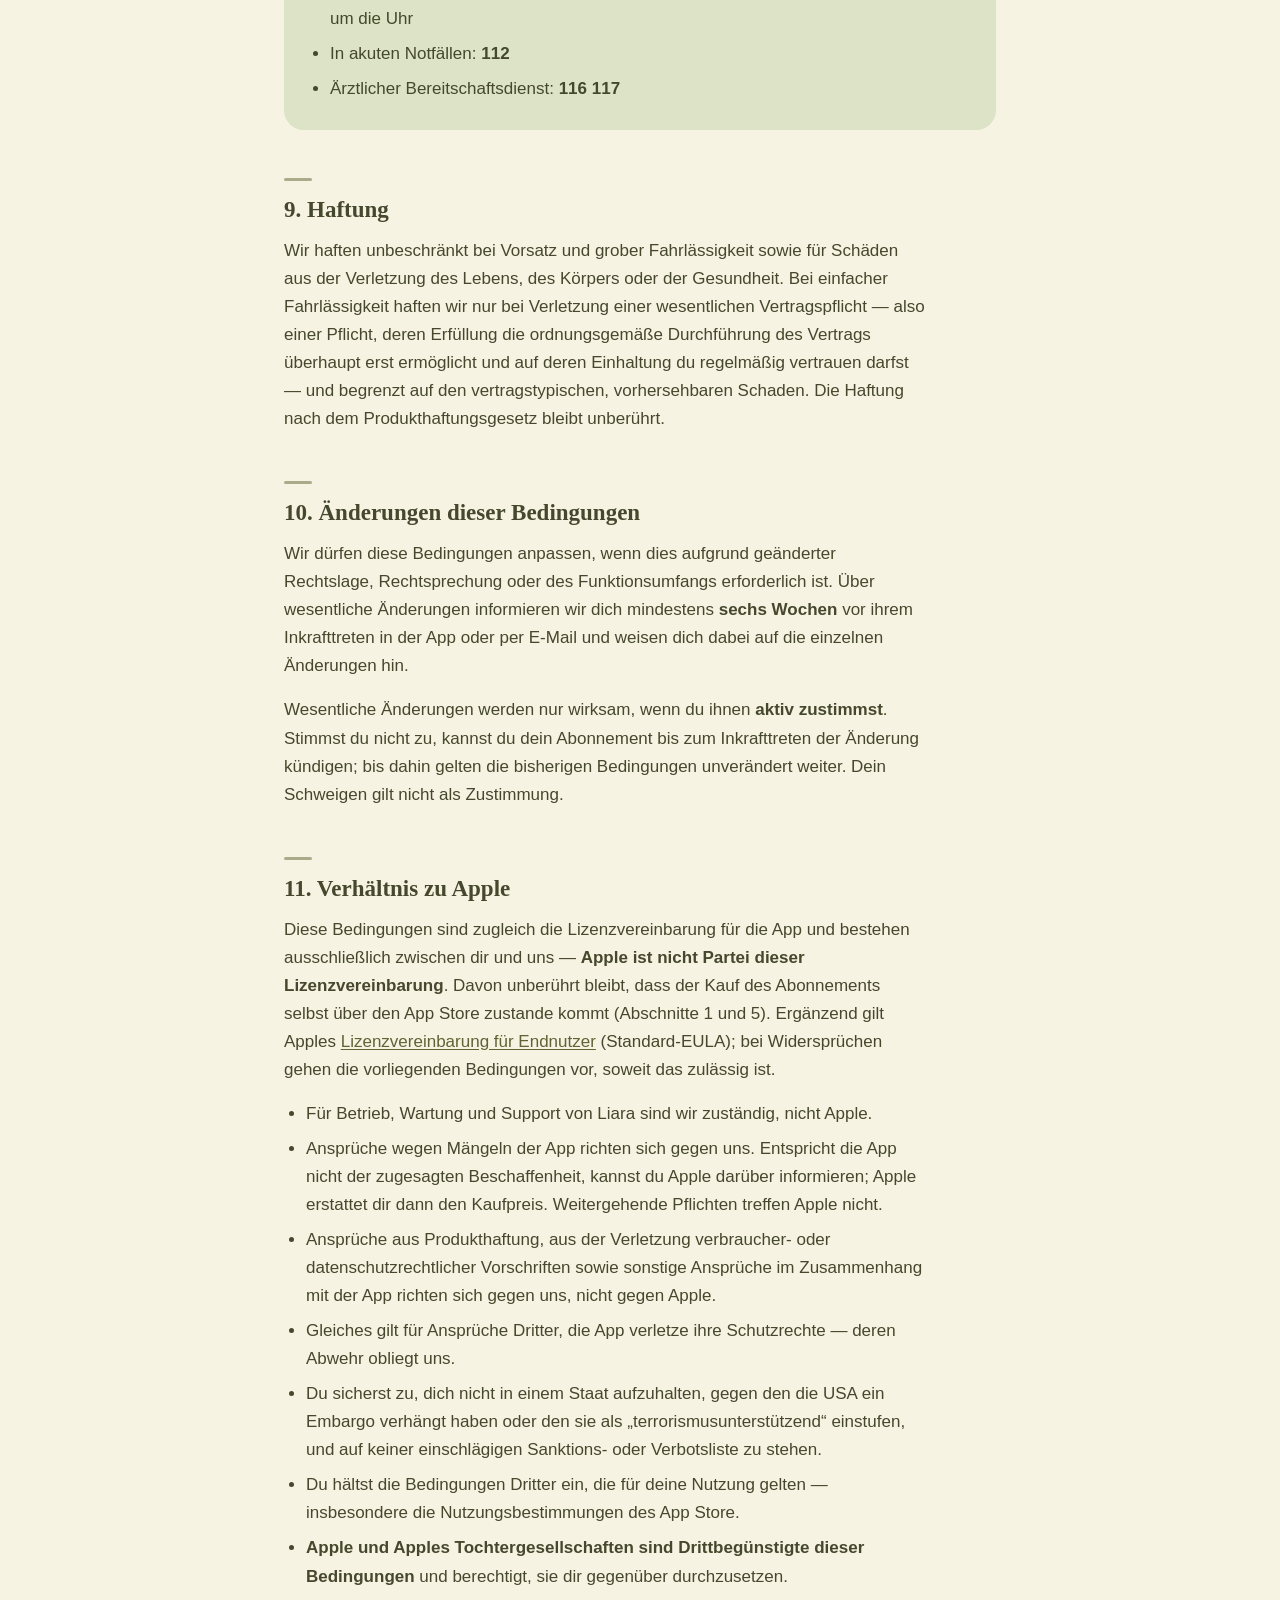
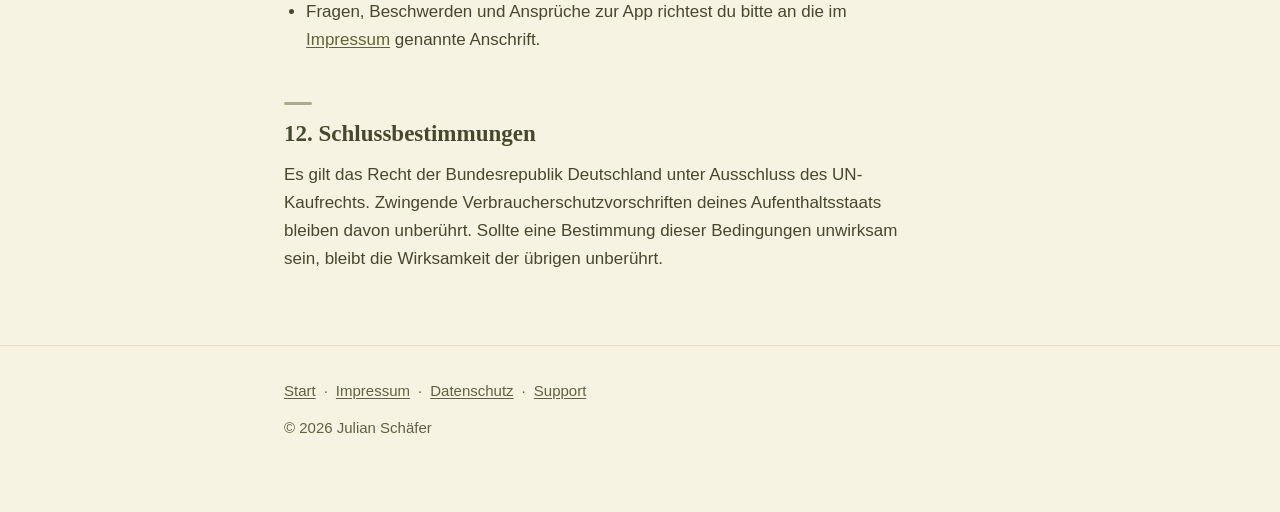
<file: nutzungsbedingungen.html>
<!DOCTYPE html>
<html lang="de">
<head>
<meta charset="utf-8">
<meta name="viewport" content="width=device-width, initial-scale=1">
<title>Nutzungsbedingungen — Liara</title>
<meta name="description" content="Nutzungsbedingungen, Abobedingungen und Gesundheitshinweis für die App Liara.">
<link rel="icon" href="assets/favicon.png">
<link rel="apple-touch-icon" href="assets/favicon.png">
<meta property="og:type" content="website">
<meta property="og:title" content="Nutzungsbedingungen — Liara">
<meta property="og:description" content="Nutzungsbedingungen, Abobedingungen und Gesundheitshinweis für die App Liara.">
<meta property="og:image" content="https://liara-manifestation.com/assets/og-image.png">
<meta property="og:image:width" content="1200">
<meta property="og:image:height" content="630">
<link rel="stylesheet" href="style.css">
</head>
<body>

<header class="site">
  <div class="wrap">
    <a class="brand" href="index.html"><img src="assets/wordmark.png" width="104" height="31" alt="Liara"></a>
  </div>
</header>

<main>
  <div class="wrap">

    <h1>Nutzungsbedingungen</h1>
    <p class="updated">Stand: September 2026 · Endnutzer-Lizenzvereinbarung (EULA) und Abonnementbedingungen für die App „Liara“.</p>

    <div class="callout">
      <p>
        <strong>Liara ist kein Medizinprodukt.</strong> Die App unterstützt dein
        Wohlbefinden, ersetzt aber keine Diagnose, Therapie oder ärztliche
        Behandlung. Wenn es dir ernsthaft schlecht geht, findest du in
        Abschnitt 8 Anlaufstellen, die rund um die Uhr erreichbar sind.
      </p>
    </div>

    <h2>1. Geltungsbereich</h2>
    <p>
      Diese Bedingungen gelten zwischen dir und Julian Schäfer,
      Einzelunternehmer, 35410 Hungen, für die Nutzung der App „Liara“. Der Kauf des Abonnements selbst kommt über
      den Apple App Store zustande; dafür gelten zusätzlich Apples Bedingungen
      (siehe Abschnitt 5).
    </p>

    <h2>2. Was Liara leistet</h2>
    <p>
      Liara stellt täglich eine Auswahl an Affirmationen zusammen, die sich nach
      deinen Angaben im Onboarding richtet, spielt sie auf Wunsch als Audio ab,
      erinnert dich zu selbst gewählten Zeiten und lässt dich eigene
      Affirmationen und Playlists anlegen. Wir entwickeln die App laufend weiter
      und dürfen einzelne Funktionen ändern, sofern der wesentliche Nutzen
      erhalten bleibt.
    </p>

    <h2>3. Nutzungsrecht</h2>
    <p>
      Du erhältst ein einfaches, nicht übertragbares Recht, Liara auf den dir
      zugeordneten Apple-Geräten für private Zwecke zu nutzen. Die Inhalte der
      App — insbesondere die Affirmationstexte und die Audioaufnahmen — sind
      urheberrechtlich geschützt. Nicht gestattet sind insbesondere:
    </p>
    <ul>
      <li>das Vervielfältigen, Verbreiten oder öffentliche Wiedergeben der Inhalte außerhalb der App,</li>
      <li>das automatisierte Auslesen der Inhalte,</li>
      <li>das Zurückentwickeln, Entschlüsseln oder Verändern der App,</li>
      <li>die Weitergabe deines Zugangs an Dritte.</li>
    </ul>

    <h2>4. Eigene Inhalte</h2>
    <p>
      Für Affirmationen, die du selbst anlegst, bleibst du verantwortlich. Du
      darfst keine rechtswidrigen, beleidigenden oder Rechte Dritter
      verletzenden Inhalte einstellen. Deine eigenen Inhalte gehören dir; wir
      nutzen sie ausschließlich, um sie dir in der App anzuzeigen und — sofern
      du angemeldet bist — für dich zu sichern.
    </p>

    <h2>5. Abonnement</h2>
    <p>
      Der vollständige Zugang zu Liara erfordert ein Abonnement. Es gelten
      folgende Konditionen:
    </p>
    <div class="card">
      <ul>
        <li><strong>Leistung:</strong> voller Zugriff auf alle Affirmationen, Audioaufnahmen, Kategorien und Erinnerungsfunktionen.</li>
        <li><strong>Laufzeit und Preis:</strong> Laufzeit, Preis und Abrechnungszeitraum des Abonnements werden dir vor dem Kauf im App Store angezeigt und dort verbindlich bestätigt.</li>
        <li><strong>Kostenlose Testphase:</strong> Das Abonnement beginnt mit <strong>3 Tagen kostenloser Testphase</strong>. Sie kann je Apple-ID nur einmal in Anspruch genommen werden.</li>
        <li><strong>Automatische Verlängerung:</strong> Das Abonnement verlängert sich automatisch um die jeweilige Laufzeit, sofern du es nicht spätestens <strong>24 Stunden vor Ablauf</strong> der laufenden Periode kündigst.</li>
        <li><strong>Abrechnung:</strong> Die Belastung erfolgt über dein Apple-ID-Konto bei Bestätigung des Kaufs und anschließend jeweils innerhalb von 24 Stunden vor Ablauf der laufenden Periode.</li>
        <li><strong>Kündigung:</strong> jederzeit in den Einstellungen deiner Apple-ID unter „Abonnements“ — oder in Liara selbst unter Profil → „Abo verwalten“. Eine begonnene Periode läuft bis zum Ende weiter.</li>
        <li><strong>Testphase:</strong> Kündigst du während der kostenlosen Testphase, entstehen keine Kosten. Ein nicht genutzter Teil einer Testphase verfällt mit dem Kauf.</li>
      </ul>
    </div>
    <p>
      Maßgeblich ist der Preis, der dir unmittelbar vor dem Kauf im App Store
      angezeigt wird. Preisänderungen kündigen wir rechtzeitig an; sie gelten
      erst ab der nächsten Verlängerungsperiode und nur mit deiner Zustimmung,
      soweit Apple diese einholt.
    </p>

    <h2>6. Widerruf und Erstattungen</h2>
    <p>
      Da der Kauf über den App Store abgewickelt wird, richten sich Widerruf und
      Erstattung nach den Bedingungen von Apple. Erstattungsanfragen stellst du
      deshalb direkt bei Apple über
      <a href="https://reportaproblem.apple.com" rel="noopener">reportaproblem.apple.com</a>.
      Wir können Zahlungen technisch nicht selbst zurückerstatten, helfen dir
      aber gern weiter — schreib uns über die <a href="support.html">Support-Seite</a>.
    </p>

    <h2>7. Verfügbarkeit</h2>
    <p>
      Wir bemühen uns um einen durchgehend verfügbaren Dienst, können ihn aber
      nicht lückenlos garantieren. Wartungsarbeiten, Störungen bei
      Dienstleistern oder höhere Gewalt können zu vorübergehenden
      Einschränkungen führen. Die Affirmationen selbst stehen auch offline zur
      Verfügung, sobald sie einmal geladen wurden.
    </p>

    <h2>8. Gesundheitlicher Hinweis</h2>
    <p>
      Liara ist ein Angebot zur Selbstfürsorge und zum Wohlbefinden.
      Die App
    </p>
    <ul>
      <li>stellt keine medizinischen oder psychologischen Diagnosen,</li>
      <li>gibt keine Therapieempfehlungen,</li>
      <li>ersetzt keine Behandlung durch Ärztinnen, Ärzte oder Psychotherapeutinnen und Psychotherapeuten,</li>
      <li>ist kein Medizinprodukt im Sinne der Verordnung (EU) 2017/745.</li>
    </ul>
    <div class="callout">
      <p>
        <strong>Wenn es dir gerade sehr schlecht geht, hol dir bitte Hilfe bei
        Menschen, nicht bei einer App.</strong>
      </p>
      <ul>
        <li>Telefonseelsorge: <strong>0800 111 0 111</strong> oder <strong>0800 111 0 222</strong> — kostenlos, anonym, rund um die Uhr</li>
        <li>In akuten Notfällen: <strong>112</strong></li>
        <li>Ärztlicher Bereitschaftsdienst: <strong>116 117</strong></li>
      </ul>
    </div>

    <h2>9. Haftung</h2>
    <p>
      Wir haften unbeschränkt bei Vorsatz und grober Fahrlässigkeit sowie für
      Schäden aus der Verletzung des Lebens, des Körpers oder der Gesundheit.
      Bei einfacher Fahrlässigkeit haften wir nur bei Verletzung einer
      wesentlichen Vertragspflicht — also einer Pflicht, deren Erfüllung die
      ordnungsgemäße Durchführung des Vertrags überhaupt erst ermöglicht und auf
      deren Einhaltung du regelmäßig vertrauen darfst — und begrenzt auf den
      vertragstypischen, vorhersehbaren Schaden. Die Haftung nach dem
      Produkthaftungsgesetz bleibt unberührt.
    </p>

    <h2>10. Änderungen dieser Bedingungen</h2>
    <p>
      Wir dürfen diese Bedingungen anpassen, wenn dies aufgrund geänderter
      Rechtslage, Rechtsprechung oder des Funktionsumfangs erforderlich ist.
      Über wesentliche Änderungen informieren wir dich mindestens
      <strong>sechs Wochen</strong> vor ihrem Inkrafttreten in der App oder per
      E-Mail und weisen dich dabei auf die einzelnen Änderungen hin.
    </p>
    <p>
      Wesentliche Änderungen werden nur wirksam, wenn du ihnen
      <strong>aktiv zustimmst</strong>. Stimmst du nicht zu, kannst du dein
      Abonnement bis zum Inkrafttreten der Änderung kündigen; bis dahin gelten
      die bisherigen Bedingungen unverändert weiter. Dein Schweigen gilt nicht
      als Zustimmung.
    </p>

    <h2>11. Verhältnis zu Apple</h2>
    <p>
      Diese Bedingungen sind zugleich die Lizenzvereinbarung für die App und
      bestehen ausschließlich zwischen dir und uns — <strong>Apple ist nicht
      Partei dieser Lizenzvereinbarung</strong>. Davon unberührt bleibt, dass der
      Kauf des Abonnements selbst über den App Store zustande kommt
      (Abschnitte 1 und 5). Ergänzend gilt Apples
      <a href="https://www.apple.com/legal/internet-services/itunes/dev/stdeula/" rel="noopener">Lizenzvereinbarung für Endnutzer</a>
      (Standard-EULA); bei Widersprüchen gehen die vorliegenden Bedingungen vor,
      soweit das zulässig ist.
    </p>
    <ul>
      <li>Für Betrieb, Wartung und Support von Liara sind wir zuständig, nicht Apple.</li>
      <li>
        Ansprüche wegen Mängeln der App richten sich gegen uns. Entspricht die
        App nicht der zugesagten Beschaffenheit, kannst du Apple darüber
        informieren; Apple erstattet dir dann den Kaufpreis. Weitergehende
        Pflichten treffen Apple nicht.
      </li>
      <li>
        Ansprüche aus Produkthaftung, aus der Verletzung verbraucher- oder
        datenschutzrechtlicher Vorschriften sowie sonstige Ansprüche im
        Zusammenhang mit der App richten sich gegen uns, nicht gegen Apple.
      </li>
      <li>
        Gleiches gilt für Ansprüche Dritter, die App verletze ihre Schutzrechte
        — deren Abwehr obliegt uns.
      </li>
      <li>
        Du sicherst zu, dich nicht in einem Staat aufzuhalten, gegen den die USA
        ein Embargo verhängt haben oder den sie als „terrorismusunterstützend“
        einstufen, und auf keiner einschlägigen Sanktions- oder Verbotsliste zu
        stehen.
      </li>
      <li>
        Du hältst die Bedingungen Dritter ein, die für deine Nutzung gelten —
        insbesondere die Nutzungsbestimmungen des App Store.
      </li>
      <li>
        <strong>Apple und Apples Tochtergesellschaften sind Drittbegünstigte
        dieser Bedingungen</strong> und berechtigt, sie dir gegenüber
        durchzusetzen.
      </li>
      <li>
        Fragen, Beschwerden und Ansprüche zur App richtest du bitte an die im
        <a href="impressum.html">Impressum</a> genannte Anschrift.
      </li>
    </ul>

    <h2>12. Schlussbestimmungen</h2>
    <p>
      Es gilt das Recht der Bundesrepublik Deutschland unter Ausschluss des
      UN-Kaufrechts. Zwingende Verbraucherschutzvorschriften deines
      Aufenthaltsstaats bleiben davon unberührt. Sollte eine Bestimmung dieser
      Bedingungen unwirksam sein, bleibt die Wirksamkeit der übrigen unberührt.
    </p>

  </div>
</main>

<footer class="site">
  <div class="wrap">
    <nav>
      <a href="index.html">Start</a><span class="sep">·</span><a href="impressum.html">Impressum</a><span class="sep">·</span><a href="datenschutz.html">Datenschutz</a><span class="sep">·</span><a href="support.html">Support</a>
    </nav>
    <p>© 2026 Julian Schäfer</p>
  </div>
</footer>

</body>
</html>
</file>
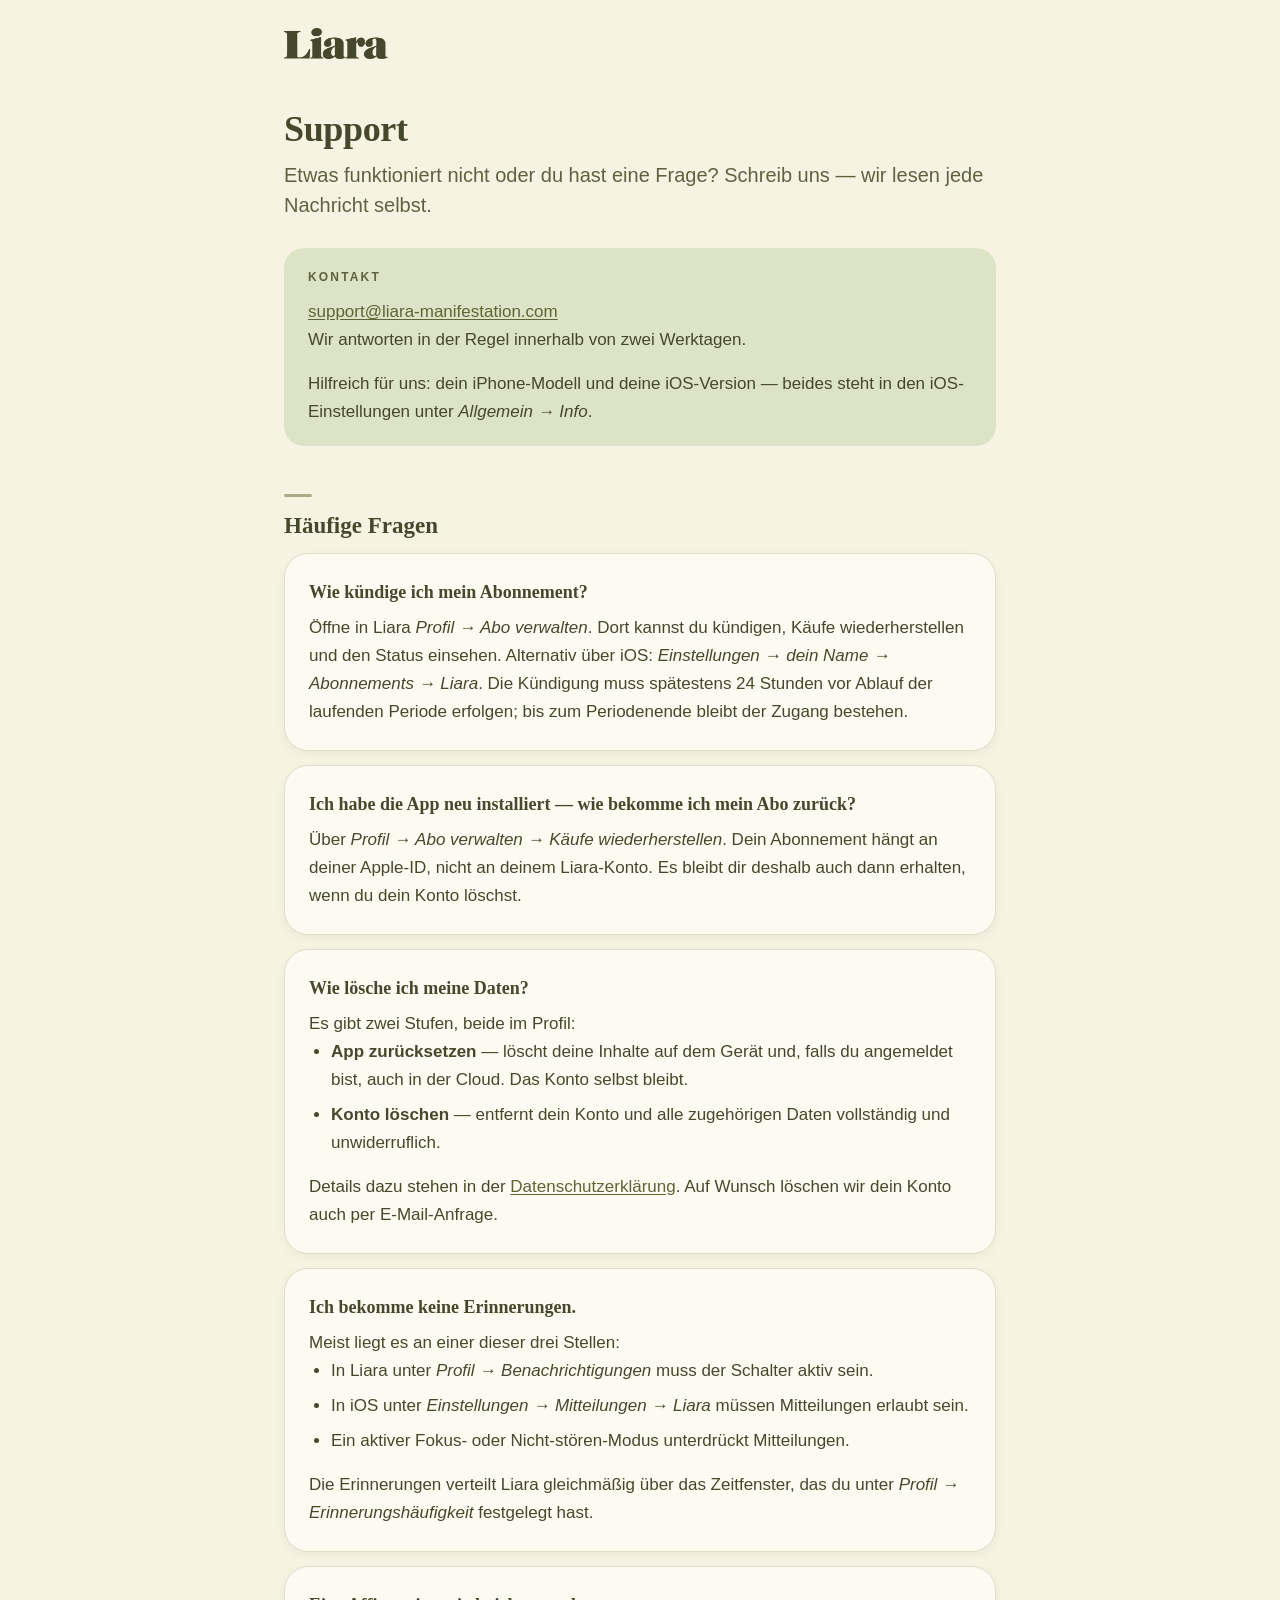
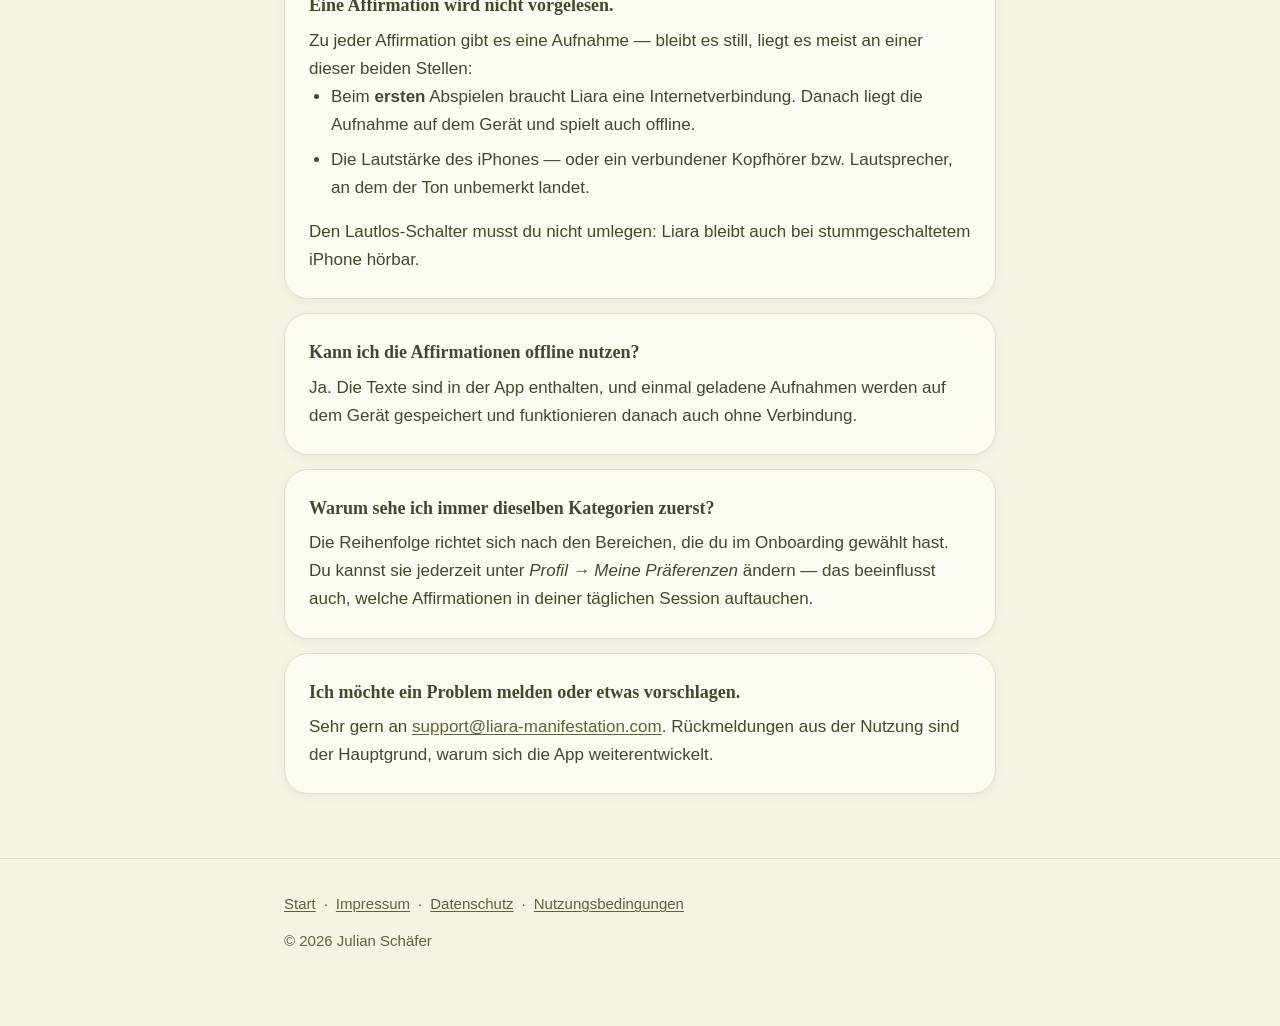
<file: support.html>
<!DOCTYPE html>
<html lang="de">
<head>
<meta charset="utf-8">
<meta name="viewport" content="width=device-width, initial-scale=1">
<title>Support — Liara</title>
<meta name="description" content="Hilfe, häufige Fragen und Kontakt zur Affirmations-App Liara.">
<link rel="icon" href="assets/favicon.png">
<link rel="apple-touch-icon" href="assets/favicon.png">
<meta property="og:type" content="website">
<meta property="og:title" content="Support — Liara">
<meta property="og:description" content="Hilfe, häufige Fragen und Kontakt zur Affirmations-App Liara.">
<meta property="og:image" content="https://liara-manifestation.com/assets/og-image.png">
<meta property="og:image:width" content="1200">
<meta property="og:image:height" content="630">
<link rel="stylesheet" href="style.css">
</head>
<body>

<header class="site">
  <div class="wrap">
    <a class="brand" href="index.html"><img src="assets/wordmark.png" width="104" height="31" alt="Liara"></a>
  </div>
</header>

<main>
  <div class="wrap">

    <h1>Support</h1>
    <p class="lead">
      Etwas funktioniert nicht oder du hast eine Frage? Schreib uns — wir lesen
      jede Nachricht selbst.
    </p>

    <div class="callout">
      <p class="eyebrow">Kontakt</p>
      <p>
        <a href="mailto:support@liara-manifestation.com">support@liara-manifestation.com</a><br>
        Wir antworten in der Regel innerhalb von zwei Werktagen.
      </p>
      <p>
        Hilfreich für uns: dein iPhone-Modell und deine iOS-Version — beides
        steht in den iOS-Einstellungen unter <em>Allgemein → Info</em>.
      </p>
    </div>

    <h2>Häufige Fragen</h2>

    <div class="faq">

      <article class="card">
        <h3>Wie kündige ich mein Abonnement?</h3>
        <p>
          Öffne in Liara <em>Profil → Abo verwalten</em>. Dort kannst du
          kündigen, Käufe wiederherstellen und den Status einsehen. Alternativ
          über iOS: <em>Einstellungen → dein Name → Abonnements → Liara</em>.
          Die Kündigung muss spätestens 24 Stunden vor Ablauf der laufenden
          Periode erfolgen; bis zum Periodenende bleibt der Zugang bestehen.
        </p>
      </article>

      <article class="card">
        <h3>Ich habe die App neu installiert — wie bekomme ich mein Abo zurück?</h3>
        <p>
          Über <em>Profil → Abo verwalten → Käufe wiederherstellen</em>. Dein
          Abonnement hängt an deiner Apple-ID, nicht an deinem Liara-Konto. Es
          bleibt dir deshalb auch dann erhalten, wenn du dein Konto löschst.
        </p>
      </article>

      <article class="card">
        <h3>Wie lösche ich meine Daten?</h3>
        <p>Es gibt zwei Stufen, beide im Profil:</p>
        <ul>
          <li><strong>App zurücksetzen</strong> — löscht deine Inhalte auf dem Gerät und, falls du angemeldet bist, auch in der Cloud. Das Konto selbst bleibt.</li>
          <li><strong>Konto löschen</strong> — entfernt dein Konto und alle zugehörigen Daten vollständig und unwiderruflich.</li>
        </ul>
        <p>
          Details dazu stehen in der
          <a href="datenschutz.html">Datenschutzerklärung</a>. Auf Wunsch
          löschen wir dein Konto auch per E-Mail-Anfrage.
        </p>
      </article>

      <article class="card">
        <h3>Ich bekomme keine Erinnerungen.</h3>
        <p>Meist liegt es an einer dieser drei Stellen:</p>
        <ul>
          <li>In Liara unter <em>Profil → Benachrichtigungen</em> muss der Schalter aktiv sein.</li>
          <li>In iOS unter <em>Einstellungen → Mitteilungen → Liara</em> müssen Mitteilungen erlaubt sein.</li>
          <li>Ein aktiver Fokus- oder Nicht-stören-Modus unterdrückt Mitteilungen.</li>
        </ul>
        <p>
          Die Erinnerungen verteilt Liara gleichmäßig über das Zeitfenster, das
          du unter <em>Profil → Erinnerungshäufigkeit</em> festgelegt hast.
        </p>
      </article>

      <article class="card">
        <h3>Eine Affirmation wird nicht vorgelesen.</h3>
        <p>
          Zu jeder Affirmation gibt es eine Aufnahme — bleibt es still, liegt es
          meist an einer dieser beiden Stellen:
        </p>
        <ul>
          <li>Beim <strong>ersten</strong> Abspielen braucht Liara eine Internetverbindung. Danach liegt die Aufnahme auf dem Gerät und spielt auch offline.</li>
          <li>Die Lautstärke des iPhones — oder ein verbundener Kopfhörer bzw. Lautsprecher, an dem der Ton unbemerkt landet.</li>
        </ul>
        <p>
          Den Lautlos-Schalter musst du nicht umlegen: Liara bleibt auch bei
          stummgeschaltetem iPhone hörbar.
        </p>
      </article>

      <article class="card">
        <h3>Kann ich die Affirmationen offline nutzen?</h3>
        <p>
          Ja. Die Texte sind in der App enthalten, und einmal geladene Aufnahmen
          werden auf dem Gerät gespeichert und funktionieren danach auch ohne
          Verbindung.
        </p>
      </article>

      <article class="card">
        <h3>Warum sehe ich immer dieselben Kategorien zuerst?</h3>
        <p>
          Die Reihenfolge richtet sich nach den Bereichen, die du im Onboarding
          gewählt hast. Du kannst sie jederzeit unter <em>Profil → Meine
          Präferenzen</em> ändern — das beeinflusst auch, welche Affirmationen in
          deiner täglichen Session auftauchen.
        </p>
      </article>

      <article class="card">
        <h3>Ich möchte ein Problem melden oder etwas vorschlagen.</h3>
        <p>
          Sehr gern an
          <a href="mailto:support@liara-manifestation.com">support@liara-manifestation.com</a>.
          Rückmeldungen aus der Nutzung sind der Hauptgrund, warum sich die App
          weiterentwickelt.
        </p>
      </article>

    </div>

  </div>
</main>

<footer class="site">
  <div class="wrap">
    <nav>
      <a href="index.html">Start</a><span class="sep">·</span><a href="impressum.html">Impressum</a><span class="sep">·</span><a href="datenschutz.html">Datenschutz</a><span class="sep">·</span><a href="nutzungsbedingungen.html">Nutzungsbedingungen</a>
    </nav>
    <p>© 2026 Julian Schäfer</p>
  </div>
</footer>

</body>
</html>
</file>
<file: style.css>
/* Liara — Website
 *
 * Bewusst eine einzige, lokale CSS-Datei: keine Webfonts, kein CDN, kein
 * JavaScript. Nur so ist die Aussage „keine Cookies, kein Tracking" in der
 * Datenschutzerklärung nachweisbar wahr — und es braucht kein Consent-Banner.
 *
 * Alle Werte sind 1:1 aus lib/theme/app_theme.dart (AppColorsData.light,
 * AppRadius, AppSpacing, AppText) übernommen. Keine eigenen Farbtöne erfinden:
 * die Paare sind in test/theme_test.dart auf WCAG-AA festgenagelt.
 */

:root {
  color-scheme: light;

  /* Flächen */
  --background: #f7f3e3;   /* Ivory — Markengrund */
  --surface: #fdfbf1;
  --surface-alt: #ede8d5;

  /* Schrift */
  --text: #45482c;         /* Olive — dunkelster Kern der Logo-Schrift */
  --text-muted: #5f6140;
  --text-faint: #9aa07e;

  /* Akzent — dezent, NICHT die CTA-Fläche (Ink-Fill-Regel der App) */
  --accent: #5f6435;
  --accent-soft: #dde3c6;
  --selected-fill: #edf0dc;
  --on-accent: #f7f3e3;

  /* Kontraststarke Füllfläche: Ink trägt, Ivory schreibt darauf */
  --ink: #383c23;
  --on-ink: #f7f3e3;

  --border: #e3ddc7;
  --image-border: #c3d1a2;
  --image-border-width: 1px;

  /* Schatten — Basis #2B2F1C, Alphas wie shadowLevel1/2/Hero */
  --shadow-1: 0 2px 8px rgba(43, 47, 28, 0.04);
  --shadow-2: 0 3px 10px rgba(43, 47, 28, 0.05);
  --shadow-hero: 0 8px 24px rgba(43, 47, 28, 0.12);

  /* Radien — AppRadius */
  --r-button: 32px;
  --r-card: 20px;
  --r-card-lg: 24px;
  --r-input: 16px;
  --r-affirmation: 28px;   /* SessionAffirmationCard */

  --serif: Georgia, "Times New Roman", serif;
  --sans: -apple-system, BlinkMacSystemFont, "Segoe UI", Roboto, sans-serif;

  /* Lesbare Zeilenlänge für die Rechtstexte */
  --measure: 68ch;
}

* {
  box-sizing: border-box;
}

html {
  -webkit-text-size-adjust: 100%;
}

body {
  margin: 0;
  background: var(--background);
  color: var(--text);
  font-family: var(--sans);
  font-size: 17px;
  line-height: 1.65;
}

img {
  max-width: 100%;
}

.wrap {
  max-width: 760px;
  margin: 0 auto;
  padding: 0 24px;
}

.wrap--wide {
  max-width: 960px;
}

/* ---------- Kopf ---------- */

header.site {
  padding: 28px 0 4px;
}

header.site .brand {
  display: inline-block;
  line-height: 0;
}

header.site .brand img {
  width: 104px;
  height: auto;
}

/* ---------- Text ---------- */

main {
  padding: 8px 0 56px;
}

h1 {
  font-family: var(--serif);
  font-size: 36px;
  line-height: 1.18;
  font-weight: 700;
  margin: 28px 0 10px;
  letter-spacing: -0.01em;
}

h2 {
  font-family: var(--serif);
  font-size: 23px;
  line-height: 1.3;
  font-weight: 700;
  margin: 48px 0 12px;
}

/* Kleiner Oliv-Marker statt durchgezogener Trennlinie: gliedert ruhiger,
   besonders in langen Rechtstexten. */
h2::before {
  content: "";
  display: block;
  width: 28px;
  height: 3px;
  margin-bottom: 14px;
  border-radius: 2px;
  background: var(--accent);
  opacity: 0.5;
}

h3 {
  font-family: var(--serif);
  font-size: 18px;
  font-weight: 700;
  margin: 26px 0 6px;
}

p,
ul,
ol {
  margin: 0 0 16px;
}

/* Zeilenlänge begrenzen — in Karten und Hero hebt das der Container auf. */
main > .wrap > p,
main > .wrap > ul,
main > .wrap > ol,
main > .wrap > address {
  max-width: var(--measure);
}

ul,
ol {
  padding-left: 22px;
}

li {
  margin-bottom: 7px;
}

a {
  color: var(--accent);
  text-underline-offset: 2px;
}

a:hover {
  color: var(--ink);
}

:focus-visible {
  outline: 3px solid var(--accent);
  outline-offset: 3px;
  border-radius: 4px;
}

strong {
  font-weight: 700;
}

.lead {
  font-size: 20px;
  line-height: 1.5;
  color: var(--text-muted);
  margin-bottom: 28px;
  max-width: 34ch;
}

.updated {
  font-size: 15px;
  color: var(--text-muted);
  margin-bottom: 36px;
}

.eyebrow {
  font-size: 12px;
  font-weight: 600;
  letter-spacing: 0.18em;
  text-transform: uppercase;
  color: var(--text-muted);
  margin: 0 0 10px;
}

address {
  font-style: normal;
  margin-bottom: 16px;
}

/* ---------- Startseite: Hero ---------- */

.hero {
  text-align: center;
  padding: 56px 0 8px;
}

.hero__mark {
  width: 236px;
  height: auto;
  margin: 0 auto 28px;
}

/* Die eine bewusst englische Zeile der App (step_welcome.dart) */
.hero__tagline {
  font-family: var(--serif);
  font-size: 30px;
  line-height: 1.32;
  font-weight: 500;
  font-style: italic;
  margin: 0 0 18px;
}

.hero__sub {
  font-size: 18px;
  color: var(--text-muted);
  max-width: 44ch;
  margin: 0 auto;
}

/* ---------- Startseite: Screenshots ---------- */

/* Echte Screenshots statt eines nachgebauten Geräterahmens: das Bild bringt
   seine eigenen Rundungen mit, der Rahmen ist derselbe feine Salbeirand wie
   auf den Bildkacheln der App (--image-border). */

.shots {
  display: grid;
  grid-template-columns: repeat(3, 1fr);
  gap: 20px;
  align-items: start;
  padding: 44px 0 8px;
}

.shot {
  margin: 0;
  text-align: center;
}

.shot img {
  display: block;
  width: 100%;
  height: auto;
  border-radius: var(--r-card-lg);
  border: var(--image-border-width) solid var(--image-border);
  box-shadow: var(--shadow-hero);
  background: var(--surface);
}

.shot figcaption {
  margin-top: 14px;
  font-size: 14px;
  color: var(--text-muted);
}

/* ---------- Bausteine ---------- */

.features {
  display: grid;
  grid-template-columns: repeat(3, 1fr);
  gap: 16px;
  margin: 8px 0 8px;
}

.card {
  background: var(--surface);
  border: 1px solid var(--border);
  border-radius: var(--r-card-lg);
  box-shadow: var(--shadow-2);
  padding: 24px;
}

.card h3 {
  margin-top: 0;
}

.card > :last-child {
  margin-bottom: 0;
}

.card p {
  color: var(--text-muted);
  margin-bottom: 0;
}

/* Ruhige Akzentfläche — helle Lasur, keine Tonverschiebung ins Greige. */
.panel {
  background: var(--accent-soft);
  border-radius: var(--r-card-lg);
  padding: 30px 32px;
  margin: 40px 0;
}

.panel h2 {
  margin-top: 0;
}

.panel h2::before {
  background: var(--ink);
  opacity: 0.35;
}

.panel > :last-child {
  margin-bottom: 0;
}

/* Hinweisblock in den Rechtstexten */
.callout {
  background: var(--accent-soft);
  border-radius: var(--r-card);
  padding: 20px 24px;
  margin: 0 0 26px;
  max-width: none;
}

.callout > :last-child {
  margin-bottom: 0;
}

/* Kontraststarke Fläche: Ink füllt, Ivory schreibt — Ink-Fill-Regel. */
.cta {
  background: var(--ink);
  color: var(--on-ink);
  border-radius: var(--r-card-lg);
  padding: 40px 32px;
  margin: 48px 0 8px;
  text-align: center;
}

.cta h2 {
  color: var(--on-ink);
  margin: 0 0 10px;
}

.cta h2::before {
  display: none;
}

.cta p {
  color: rgba(247, 243, 227, 0.78);
  max-width: 46ch;
  margin: 0 auto 24px;
}

/* Nur Fließtext-Links im dunklen Block — der Button bringt seine eigene
   Farbgebung mit (Ivory-Fläche, Ink-Schrift). Ohne :not(.btn) gewinnt diese
   Regel über `.btn` und das Label wird ivory auf ivory. */
.cta a:not(.btn) {
  color: var(--on-ink);
}

.btn {
  display: inline-block;
  background: var(--on-ink);
  color: var(--ink);
  border-radius: var(--r-button);
  padding: 14px 30px;
  font-weight: 600;
  text-decoration: none;
}

.btn:hover {
  color: var(--ink);
  opacity: 0.9;
}

/* FAQ-Karten auf der Support-Seite */
.faq {
  display: grid;
  gap: 14px;
  margin-bottom: 8px;
}

.faq .card h3 {
  font-size: 18px;
}

.faq .card p,
.faq .card ul {
  color: var(--text);
}

/* Tabellen dürfen als einzige horizontal scrollen, damit die Seite es nie tut. */
.table-scroll {
  overflow-x: auto;
  margin: 0 0 26px;
  border: 1px solid var(--border);
  border-radius: var(--r-card);
  background: var(--surface);
  -webkit-overflow-scrolling: touch;
}

table {
  border-collapse: collapse;
  width: 100%;
  min-width: 560px;
  font-size: 15px;
}

th,
td {
  text-align: left;
  vertical-align: top;
  padding: 12px 14px;
  border-bottom: 1px solid var(--border);
}

th {
  background: var(--surface-alt);
  font-weight: 700;
  font-family: var(--serif);
}

tr:last-child td {
  border-bottom: none;
}

/* ---------- Fuß ---------- */

footer.site {
  border-top: 1px solid var(--border);
  padding: 30px 0 56px;
  font-size: 15px;
  color: var(--text-muted);
}

footer.site nav {
  margin-bottom: 10px;
  line-height: 2;
}

footer.site a {
  color: var(--text-muted);
  text-decoration: underline;
  white-space: nowrap;
}

footer.site .sep {
  padding: 0 8px;
  color: var(--text-muted);
}

/* ---------- Schmale Displays ---------- */

@media (max-width: 760px) {
  .features {
    grid-template-columns: 1fr;
  }

  .shots {
    /* Eine Wisch-Leiste statt zweier Reihen: die Spalten entstehen implizit,
       so viele wie es Motive gibt. */
    grid-template-columns: none;
    grid-auto-flow: column;
    grid-auto-columns: 66%;
    gap: 14px;
    overflow-x: auto;
    scroll-snap-type: x mandatory;
    scroll-padding: 0 18px;
    padding-bottom: 14px;
    -webkit-overflow-scrolling: touch;
  }

  .shot {
    scroll-snap-align: center;
  }
}

@media (max-width: 480px) {
  body {
    font-size: 16px;
  }

  .wrap {
    padding: 0 18px;
  }

  h1 {
    font-size: 29px;
  }

  h2 {
    font-size: 21px;
  }

  .hero {
    padding-top: 36px;
  }

  .hero__mark {
    width: 186px;
  }

  .hero__tagline {
    font-size: 25px;
  }

  .lead {
    font-size: 18px;
  }

  .panel,
  .cta {
    padding: 26px 20px;
  }
}

@media (prefers-reduced-motion: reduce) {
  * {
    animation: none !important;
    transition: none !important;
  }
}
</file>
